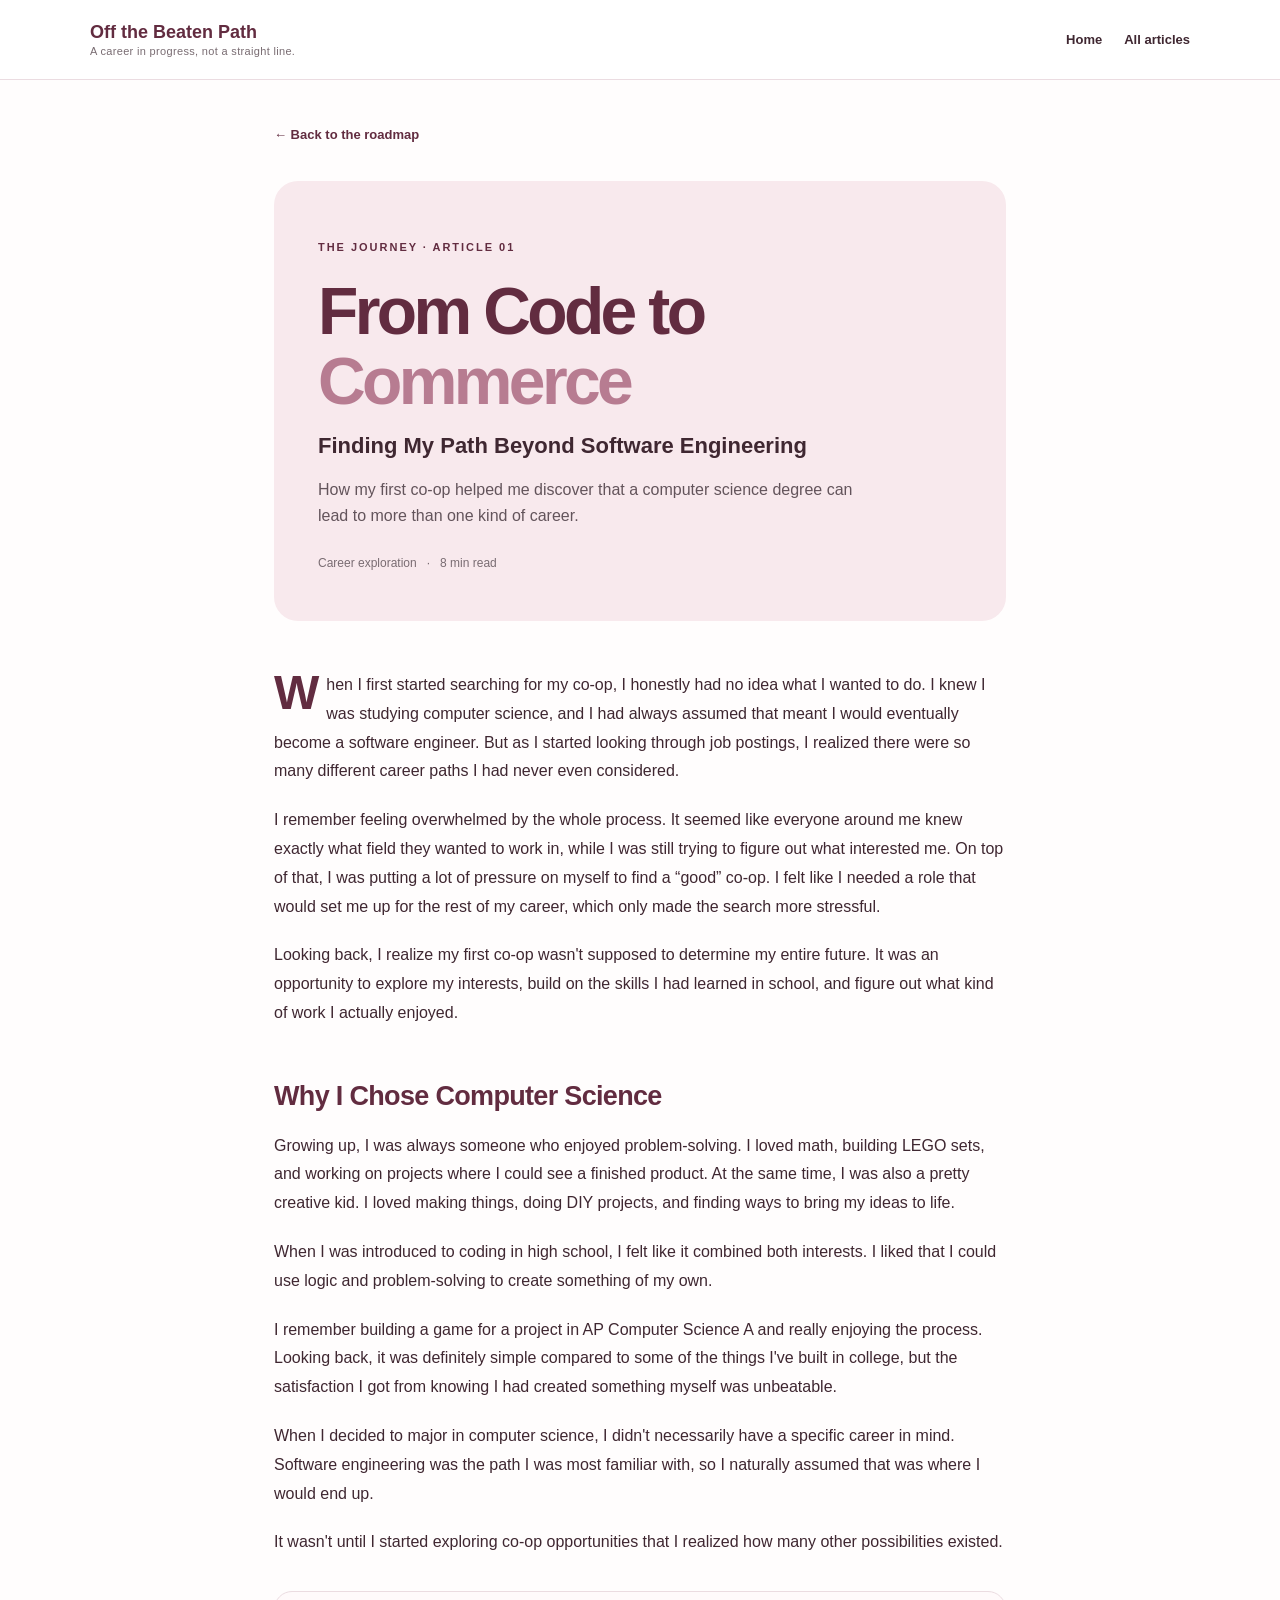
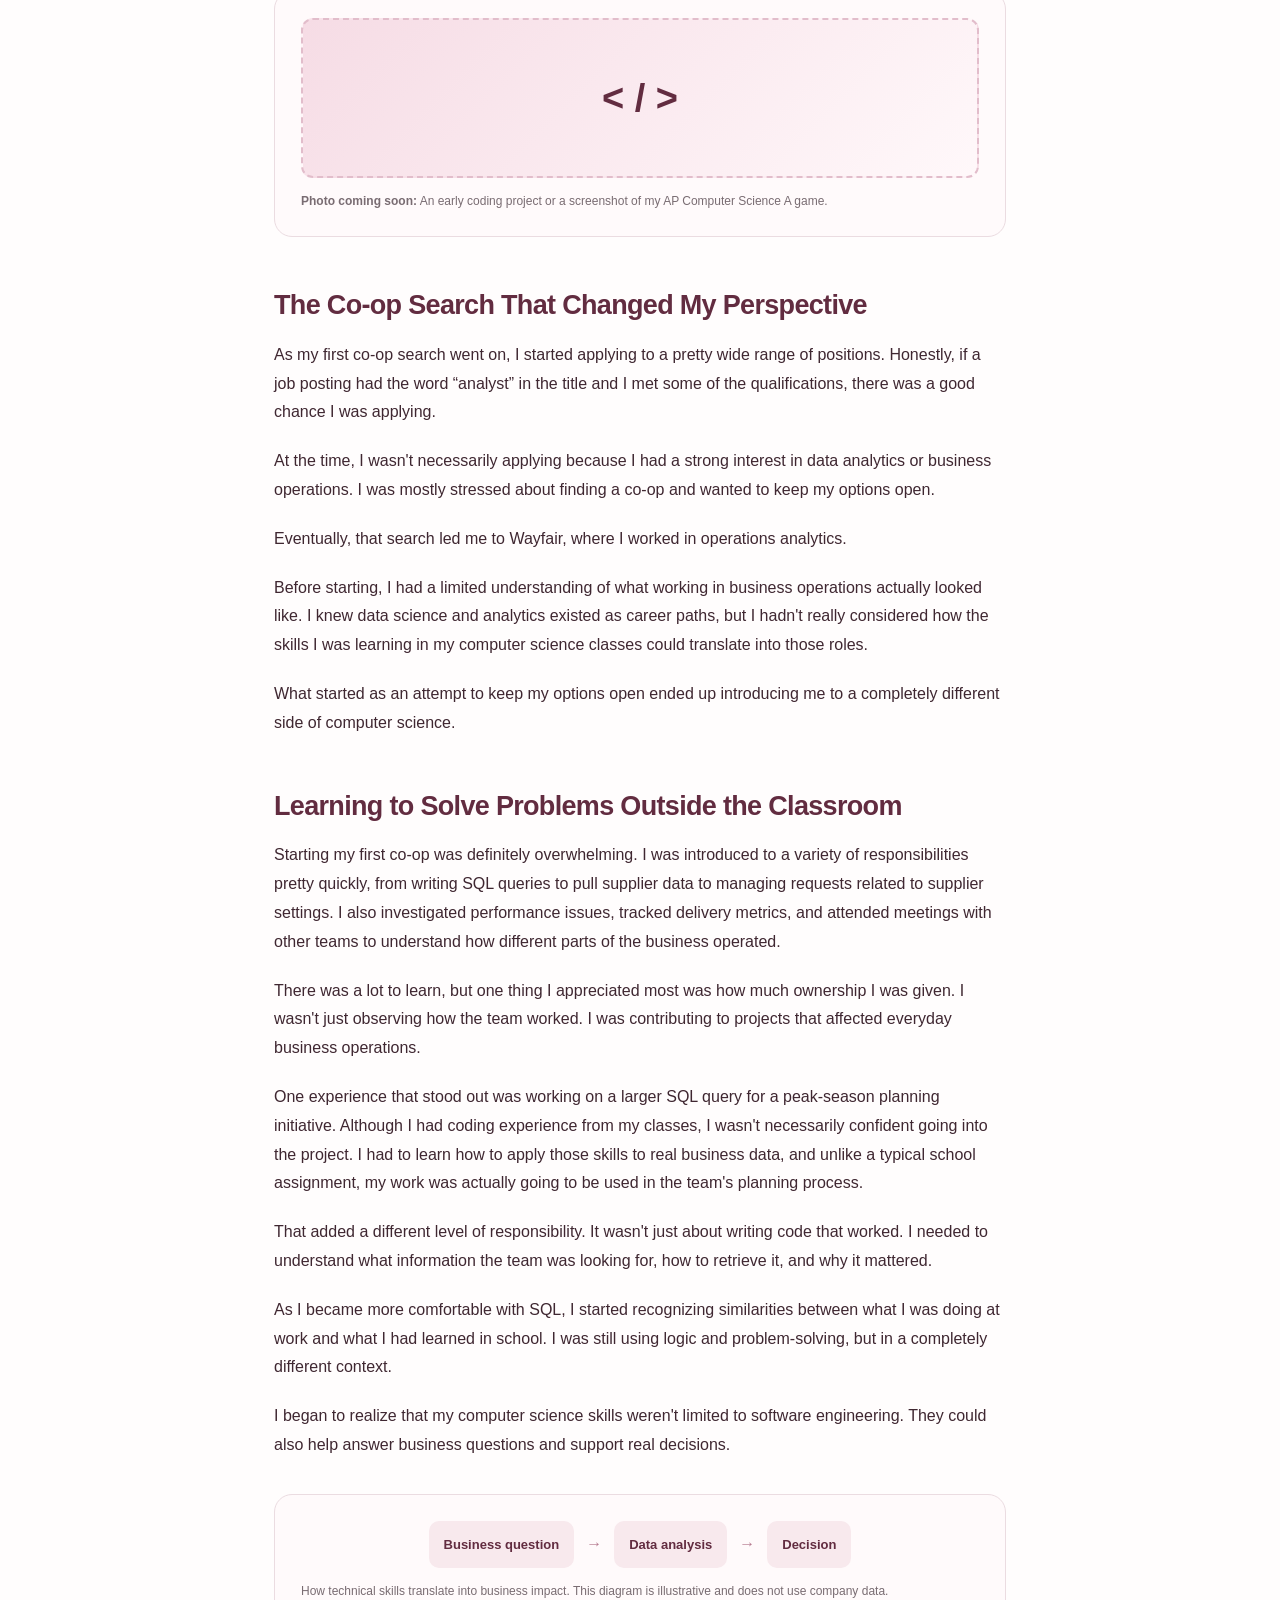
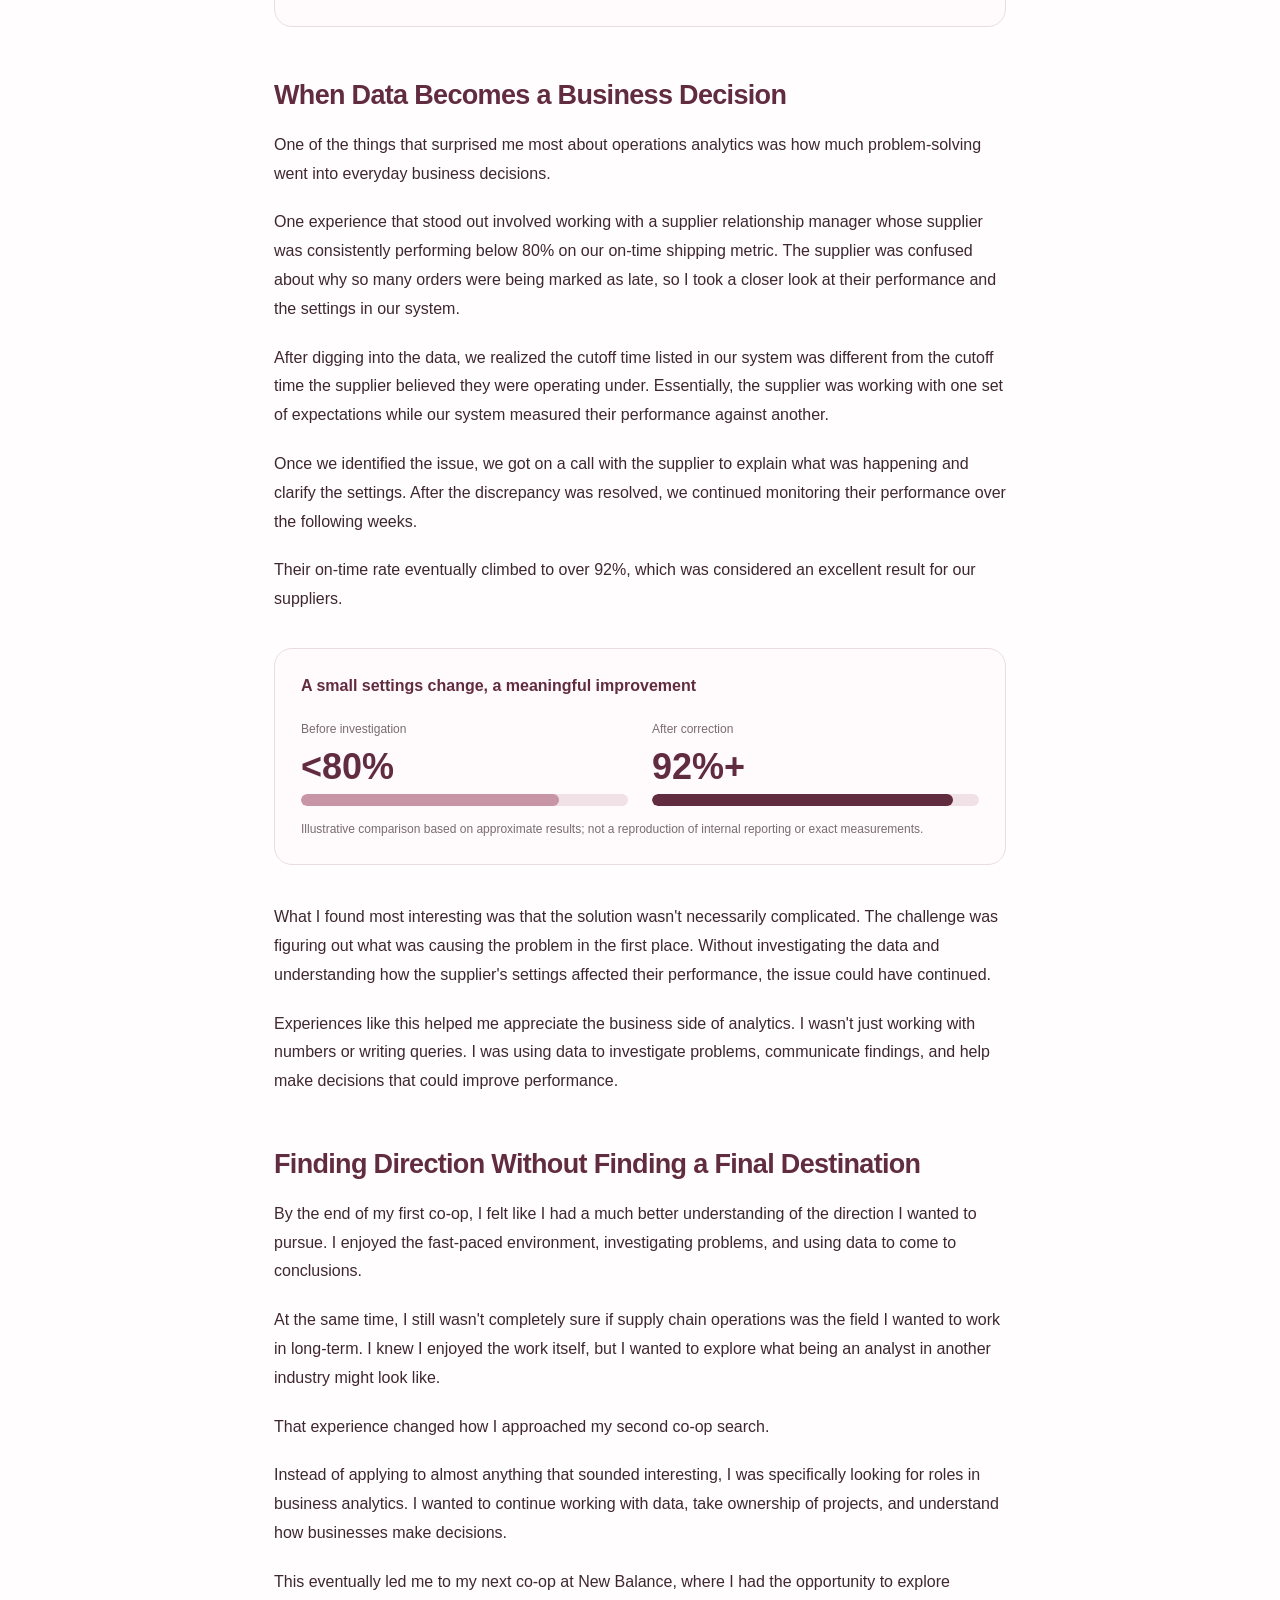
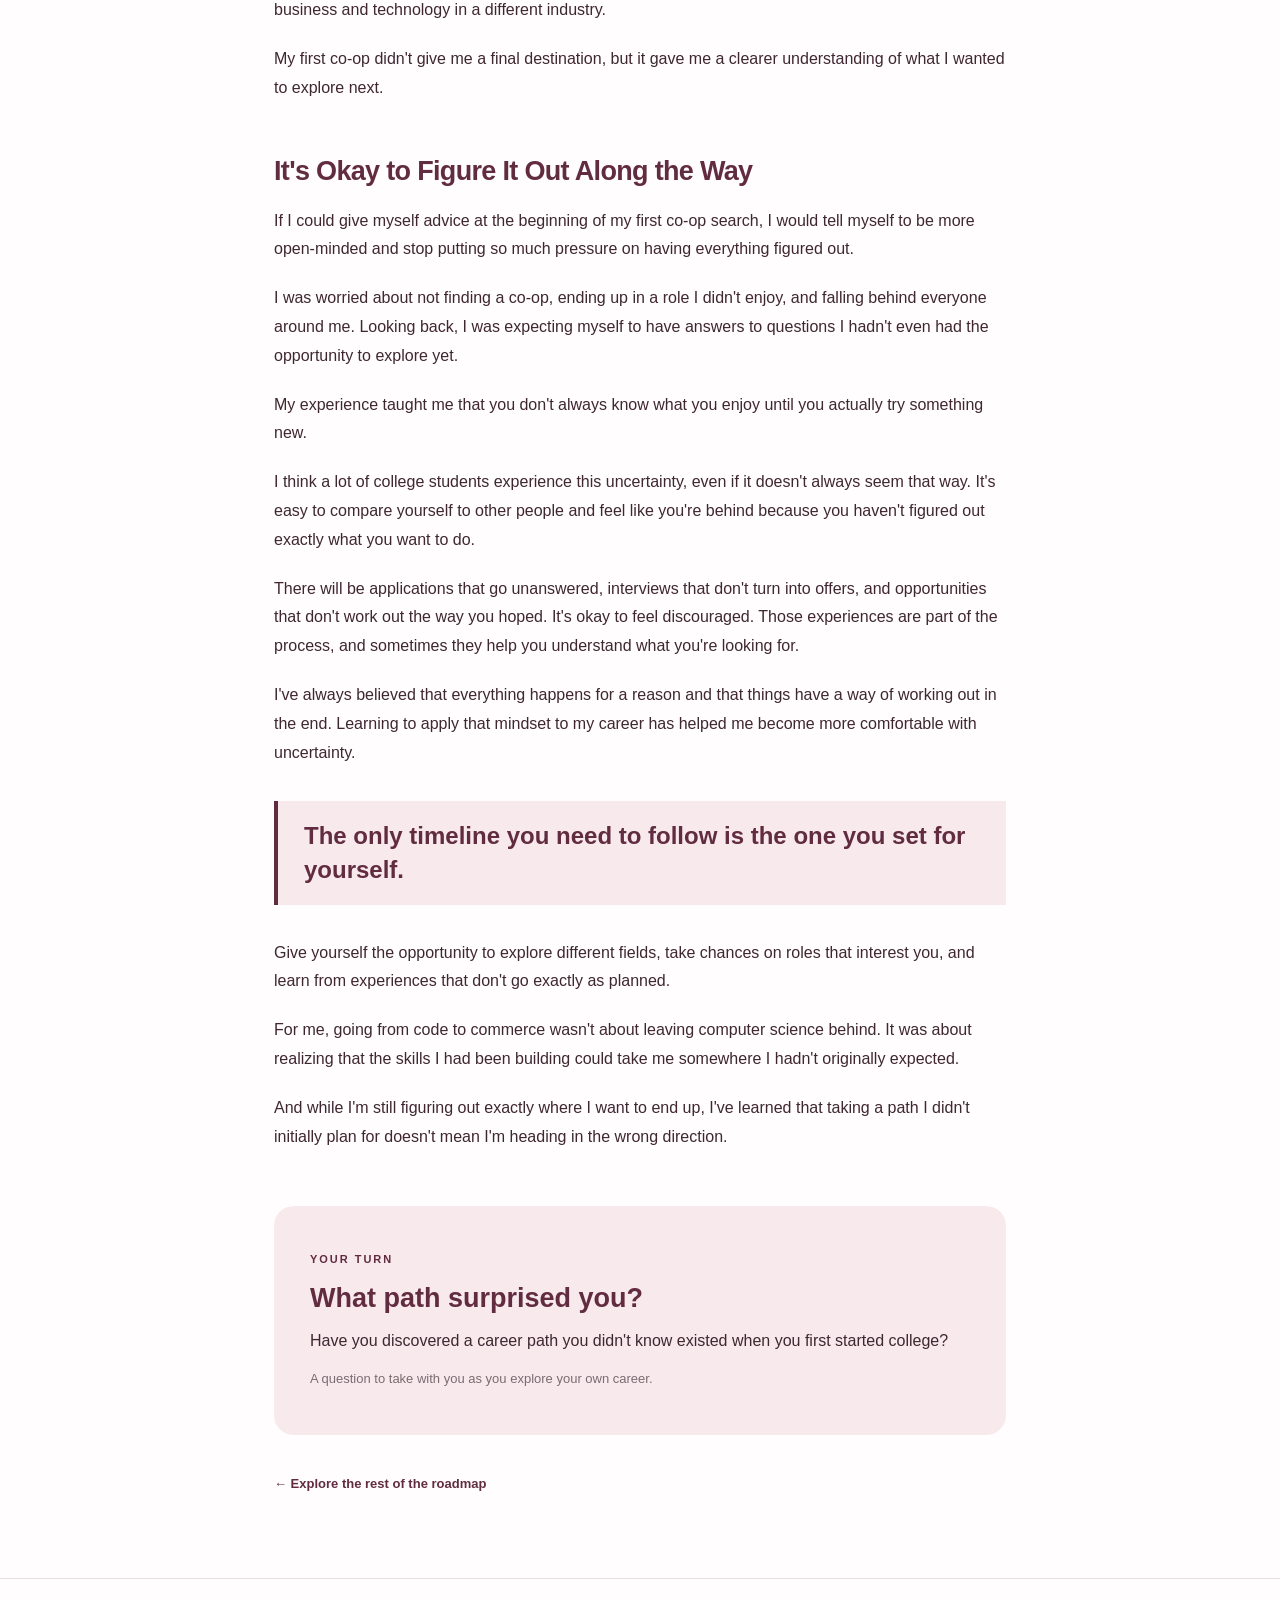
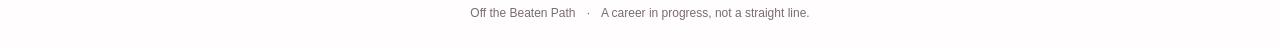
<file: articles/article1.html>
<!DOCTYPE html>
<html lang="en">
<head>
  <meta charset="UTF-8">
  <meta name="viewport" content="width=device-width, initial-scale=1.0">
  <meta name="description" content="How my first co-op helped me discover that a computer science degree can lead to more than one kind of career.">
  <title>From Code to Commerce | Off the Beaten Path</title>
  <link rel="stylesheet" href="article1.css">
</head>
<body>
  <div class="reading-progress" id="reading-progress" aria-hidden="true"></div>
  <header class="site-header">
    <a class="brand" href="index.html">Off the Beaten Path<span>A career in progress, not a straight line.</span></a>
    <nav aria-label="Main navigation"><a href="index.html">Home</a><a href="index.html#articles">All articles</a></nav>
  </header>
  <main>
    <article class="article-container">
      <a class="back-link" href="index.html">← Back to the roadmap</a>
      <header class="article-hero">
        <p class="eyebrow">THE JOURNEY · ARTICLE 01</p>
        <h1>From Code to <em>Commerce</em></h1>
        <p class="subtitle">Finding My Path Beyond Software Engineering</p>
        <p class="dek">How my first co-op helped me discover that a computer science degree can lead to more than one kind of career.</p>
        <div class="article-meta"><span>Career exploration</span><span aria-hidden="true">·</span><span id="read-time">6 min read</span></div>
      </header>
      <div class="article-body" id="article-body">
        <p class="lead">When I first started searching for my co-op, I honestly had no idea what I wanted to do. I knew I was studying computer science, and I had always assumed that meant I would eventually become a software engineer. But as I started looking through job postings, I realized there were so many different career paths I had never even considered.</p>
        <p>I remember feeling overwhelmed by the whole process. It seemed like everyone around me knew exactly what field they wanted to work in, while I was still trying to figure out what interested me. On top of that, I was putting a lot of pressure on myself to find a “good” co-op. I felt like I needed a role that would set me up for the rest of my career, which only made the search more stressful.</p>
        <p>Looking back, I realize my first co-op wasn't supposed to determine my entire future. It was an opportunity to explore my interests, build on the skills I had learned in school, and figure out what kind of work I actually enjoyed.</p>
        <h2>Why I Chose Computer Science</h2>
        <p>Growing up, I was always someone who enjoyed problem-solving. I loved math, building LEGO sets, and working on projects where I could see a finished product. At the same time, I was also a pretty creative kid. I loved making things, doing DIY projects, and finding ways to bring my ideas to life.</p>
        <p>When I was introduced to coding in high school, I felt like it combined both interests. I liked that I could use logic and problem-solving to create something of my own.</p>
        <p>I remember building a game for a project in AP Computer Science A and really enjoying the process. Looking back, it was definitely simple compared to some of the things I've built in college, but the satisfaction I got from knowing I had created something myself was unbeatable.</p>
        <p>When I decided to major in computer science, I didn't necessarily have a specific career in mind. Software engineering was the path I was most familiar with, so I naturally assumed that was where I would end up.</p>
        <p>It wasn't until I started exploring co-op opportunities that I realized how many other possibilities existed.</p>
        <figure class="media-placeholder"><div class="placeholder-art" aria-hidden="true">&lt; / &gt;</div><figcaption><strong>Photo coming soon:</strong> An early coding project or a screenshot of my AP Computer Science A game.</figcaption></figure>
        <h2>The Co-op Search That Changed My Perspective</h2>
        <p>As my first co-op search went on, I started applying to a pretty wide range of positions. Honestly, if a job posting had the word “analyst” in the title and I met some of the qualifications, there was a good chance I was applying.</p>
        <p>At the time, I wasn't necessarily applying because I had a strong interest in data analytics or business operations. I was mostly stressed about finding a co-op and wanted to keep my options open.</p>
        <p>Eventually, that search led me to Wayfair, where I worked in operations analytics.</p>
        <p>Before starting, I had a limited understanding of what working in business operations actually looked like. I knew data science and analytics existed as career paths, but I hadn't really considered how the skills I was learning in my computer science classes could translate into those roles.</p>
        <p>What started as an attempt to keep my options open ended up introducing me to a completely different side of computer science.</p>
        <h2>Learning to Solve Problems Outside the Classroom</h2>
        <p>Starting my first co-op was definitely overwhelming. I was introduced to a variety of responsibilities pretty quickly, from writing SQL queries to pull supplier data to managing requests related to supplier settings. I also investigated performance issues, tracked delivery metrics, and attended meetings with other teams to understand how different parts of the business operated.</p>
        <p>There was a lot to learn, but one thing I appreciated most was how much ownership I was given. I wasn't just observing how the team worked. I was contributing to projects that affected everyday business operations.</p>
        <p>One experience that stood out was working on a larger SQL query for a peak-season planning initiative. Although I had coding experience from my classes, I wasn't necessarily confident going into the project. I had to learn how to apply those skills to real business data, and unlike a typical school assignment, my work was actually going to be used in the team's planning process.</p>
        <p>That added a different level of responsibility. It wasn't just about writing code that worked. I needed to understand what information the team was looking for, how to retrieve it, and why it mattered.</p>
        <p>As I became more comfortable with SQL, I started recognizing similarities between what I was doing at work and what I had learned in school. I was still using logic and problem-solving, but in a completely different context.</p>
        <p>I began to realize that my computer science skills weren't limited to software engineering. They could also help answer business questions and support real decisions.</p>
        <figure class="process-figure"><div class="process-flow"><span>Business question</span><b aria-hidden="true">→</b><span>Data analysis</span><b aria-hidden="true">→</b><span>Decision</span></div><figcaption>How technical skills translate into business impact. This diagram is illustrative and does not use company data.</figcaption></figure>
        <h2>When Data Becomes a Business Decision</h2>
        <p>One of the things that surprised me most about operations analytics was how much problem-solving went into everyday business decisions.</p>
        <p>One experience that stood out involved working with a supplier relationship manager whose supplier was consistently performing below 80% on our on-time shipping metric. The supplier was confused about why so many orders were being marked as late, so I took a closer look at their performance and the settings in our system.</p>
        <p>After digging into the data, we realized the cutoff time listed in our system was different from the cutoff time the supplier believed they were operating under. Essentially, the supplier was working with one set of expectations while our system measured their performance against another.</p>
        <p>Once we identified the issue, we got on a call with the supplier to explain what was happening and clarify the settings. After the discrepancy was resolved, we continued monitoring their performance over the following weeks.</p>
        <p>Their on-time rate eventually climbed to over 92%, which was considered an excellent result for our suppliers.</p>
        <figure class="metric-figure"><p class="figure-title">A small settings change, a meaningful improvement</p><div class="metric-grid"><div><span class="metric-label">Before investigation</span><strong class="metric-value">&lt;80%</strong><div class="bar-track"><div class="bar bar-before"></div></div></div><div><span class="metric-label">After correction</span><strong class="metric-value">92%+</strong><div class="bar-track"><div class="bar bar-after"></div></div></div></div><figcaption>Illustrative comparison based on approximate results; not a reproduction of internal reporting or exact measurements.</figcaption></figure>
        <p>What I found most interesting was that the solution wasn't necessarily complicated. The challenge was figuring out what was causing the problem in the first place. Without investigating the data and understanding how the supplier's settings affected their performance, the issue could have continued.</p>
        <p>Experiences like this helped me appreciate the business side of analytics. I wasn't just working with numbers or writing queries. I was using data to investigate problems, communicate findings, and help make decisions that could improve performance.</p>
        <h2>Finding Direction Without Finding a Final Destination</h2>
        <p>By the end of my first co-op, I felt like I had a much better understanding of the direction I wanted to pursue. I enjoyed the fast-paced environment, investigating problems, and using data to come to conclusions.</p>
        <p>At the same time, I still wasn't completely sure if supply chain operations was the field I wanted to work in long-term. I knew I enjoyed the work itself, but I wanted to explore what being an analyst in another industry might look like.</p>
        <p>That experience changed how I approached my second co-op search.</p>
        <p>Instead of applying to almost anything that sounded interesting, I was specifically looking for roles in business analytics. I wanted to continue working with data, take ownership of projects, and understand how businesses make decisions.</p>
        <p>This eventually led me to my next co-op at New Balance, where I had the opportunity to explore business and technology in a different industry.</p>
        <p>My first co-op didn't give me a final destination, but it gave me a clearer understanding of what I wanted to explore next.</p>
        <h2>It's Okay to Figure It Out Along the Way</h2>
        <p>If I could give myself advice at the beginning of my first co-op search, I would tell myself to be more open-minded and stop putting so much pressure on having everything figured out.</p>
        <p>I was worried about not finding a co-op, ending up in a role I didn't enjoy, and falling behind everyone around me. Looking back, I was expecting myself to have answers to questions I hadn't even had the opportunity to explore yet.</p>
        <p>My experience taught me that you don't always know what you enjoy until you actually try something new.</p>
        <p>I think a lot of college students experience this uncertainty, even if it doesn't always seem that way. It's easy to compare yourself to other people and feel like you're behind because you haven't figured out exactly what you want to do.</p>
        <p>There will be applications that go unanswered, interviews that don't turn into offers, and opportunities that don't work out the way you hoped. It's okay to feel discouraged. Those experiences are part of the process, and sometimes they help you understand what you're looking for.</p>
        <p>I've always believed that everything happens for a reason and that things have a way of working out in the end. Learning to apply that mindset to my career has helped me become more comfortable with uncertainty.</p>
        <blockquote>The only timeline you need to follow is the one you set for yourself.</blockquote>
        <p>Give yourself the opportunity to explore different fields, take chances on roles that interest you, and learn from experiences that don't go exactly as planned.</p>
        <p>For me, going from code to commerce wasn't about leaving computer science behind. It was about realizing that the skills I had been building could take me somewhere I hadn't originally expected.</p>
        <p>And while I'm still figuring out exactly where I want to end up, I've learned that taking a path I didn't initially plan for doesn't mean I'm heading in the wrong direction.</p>
      </div>
      <aside class="reader-question"><p class="eyebrow">YOUR TURN</p><h2>What path surprised you?</h2><p>Have you discovered a career path you didn't know existed when you first started college?</p><p class="question-note">A question to take with you as you explore your own career.</p></aside>
      <footer class="article-footer"><a class="back-link" href="index.html">← Explore the rest of the roadmap</a></footer>
    </article>
  </main>
  <footer class="site-footer">Off the Beaten Path <span>·</span> A career in progress, not a straight line.</footer>
  <script>
    const progress = document.getElementById('reading-progress');
    function updateProgress() {
      const max = document.documentElement.scrollHeight - window.innerHeight;
      progress.style.width = `${max > 0 ? Math.min(100, window.scrollY / max * 100) : 0}%`;
    }
    window.addEventListener('scroll', updateProgress, { passive: true });
    window.addEventListener('resize', updateProgress);
    updateProgress();
    const articleText = document.getElementById('article-body').innerText;
    const words = articleText.trim().split(/\s+/).length;
    document.getElementById('read-time').textContent = `${Math.max(1, Math.ceil(words / 225))} min read`;
  </script>
</body>
</html>
</file>
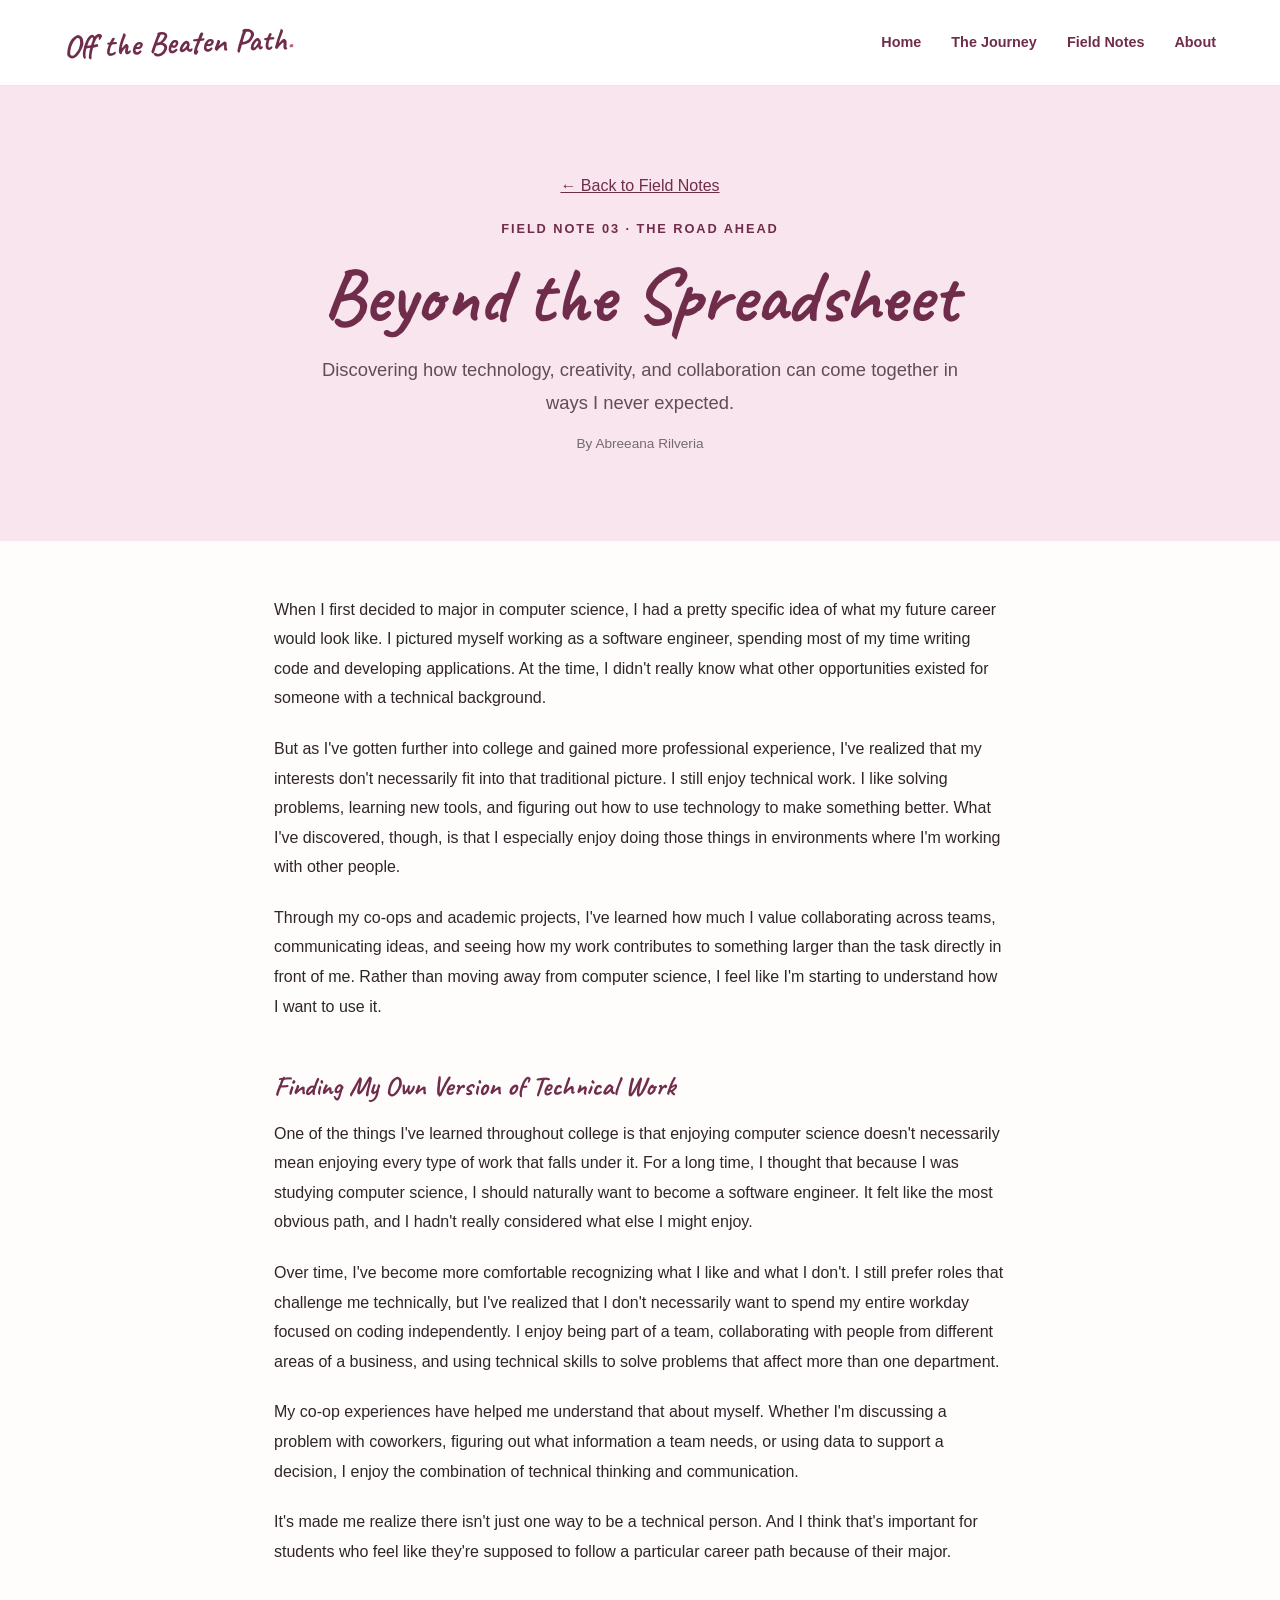
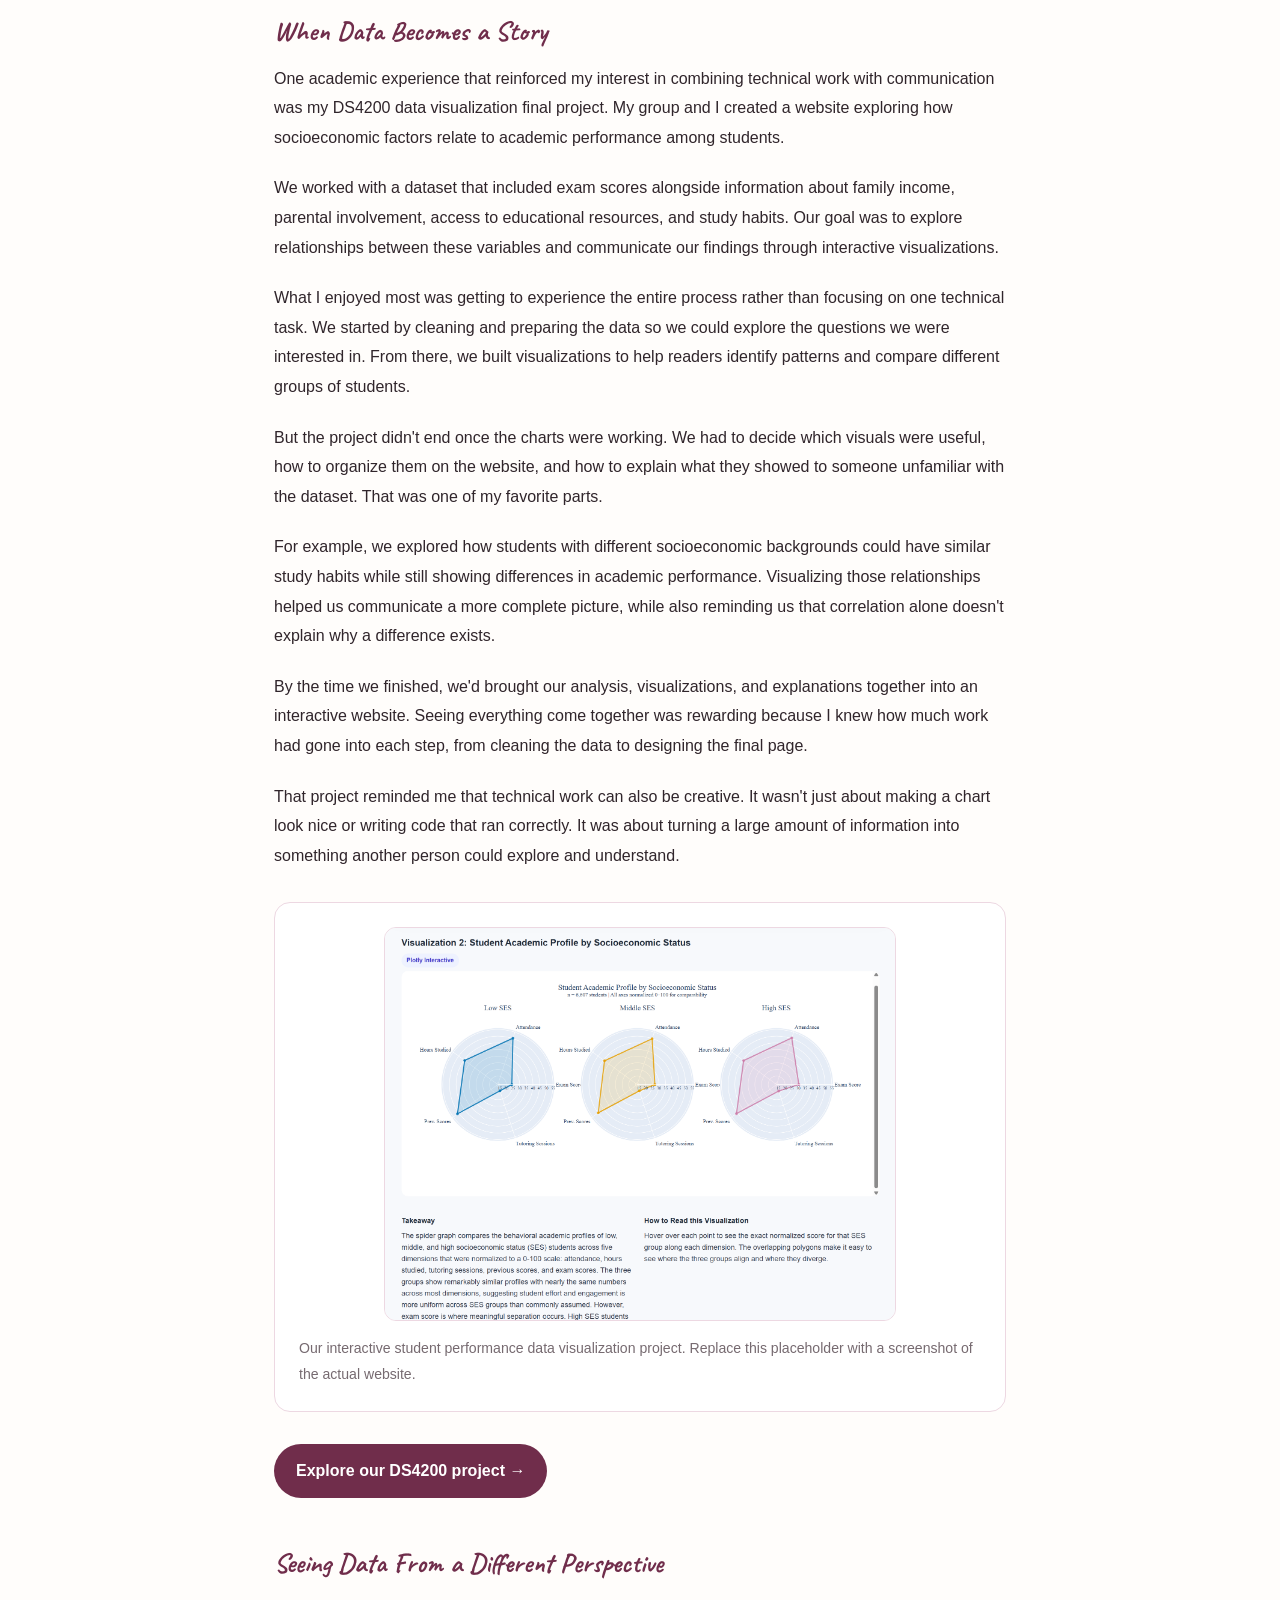
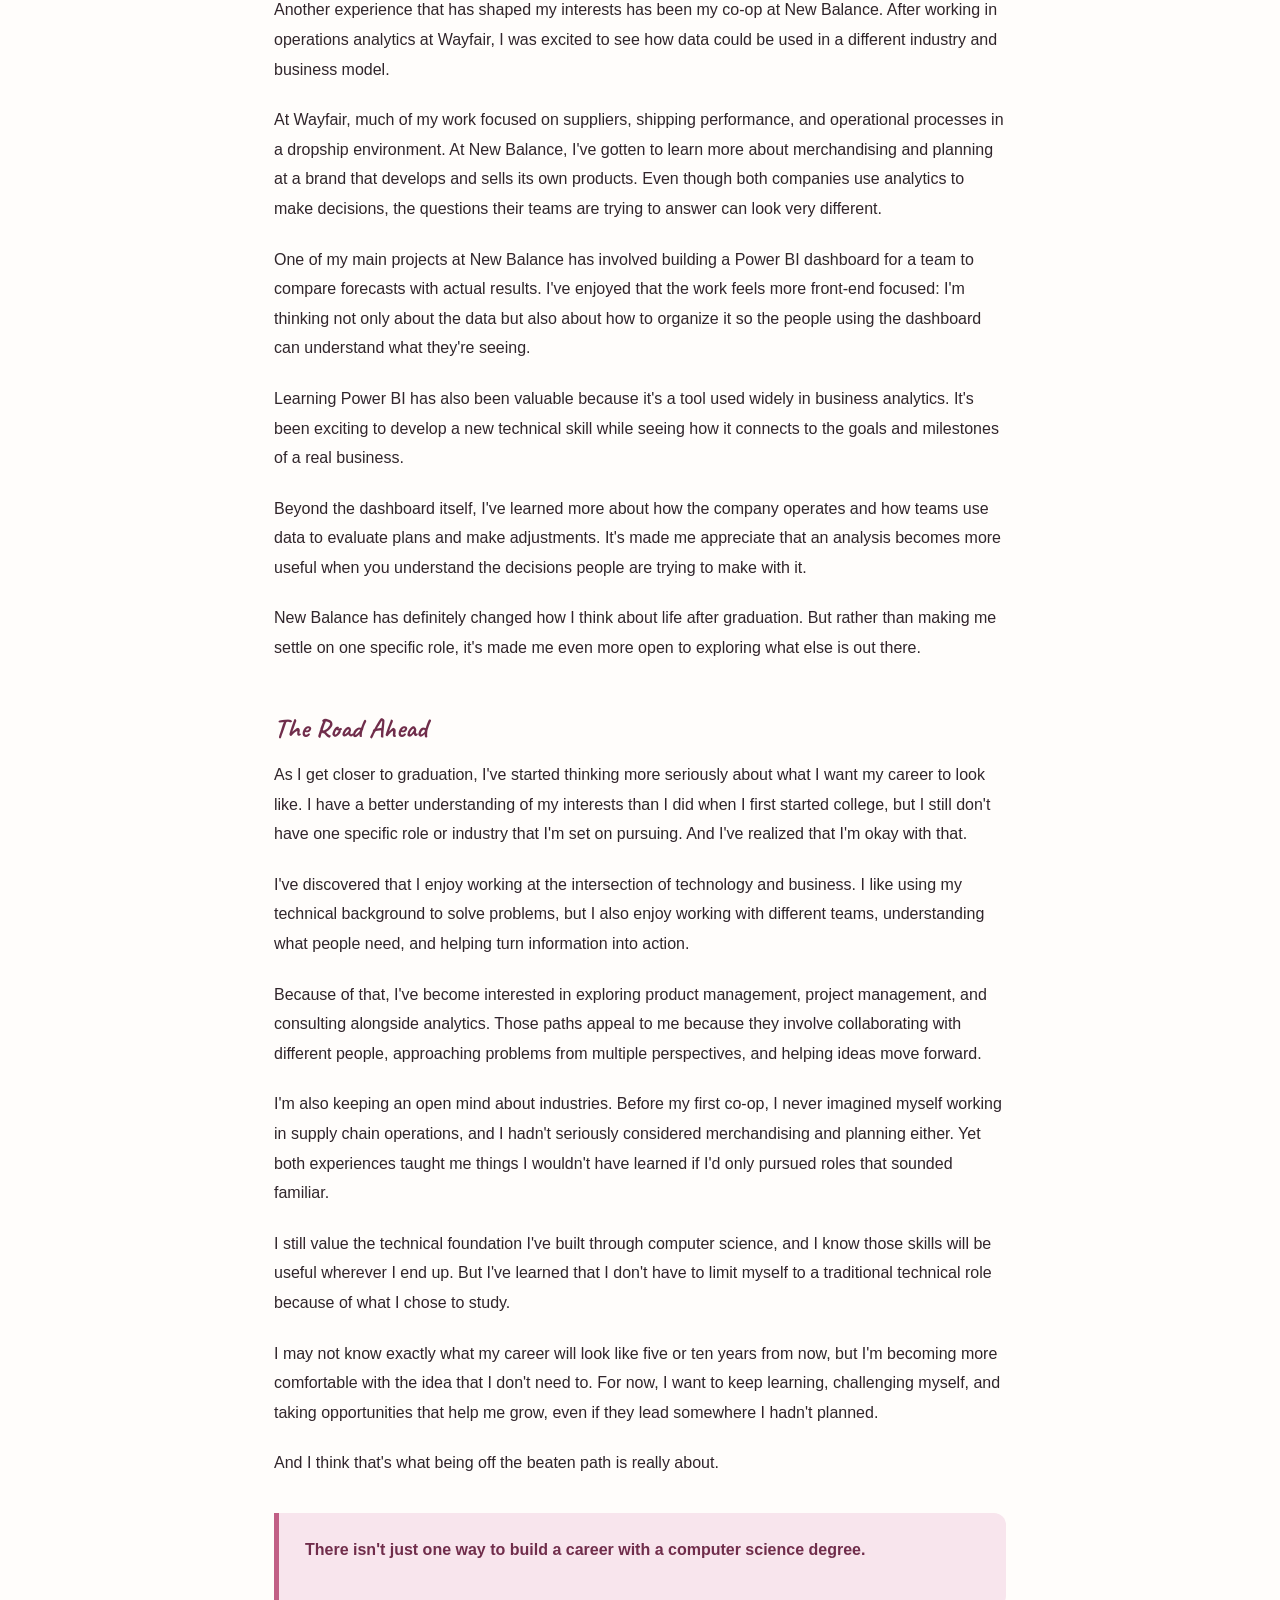
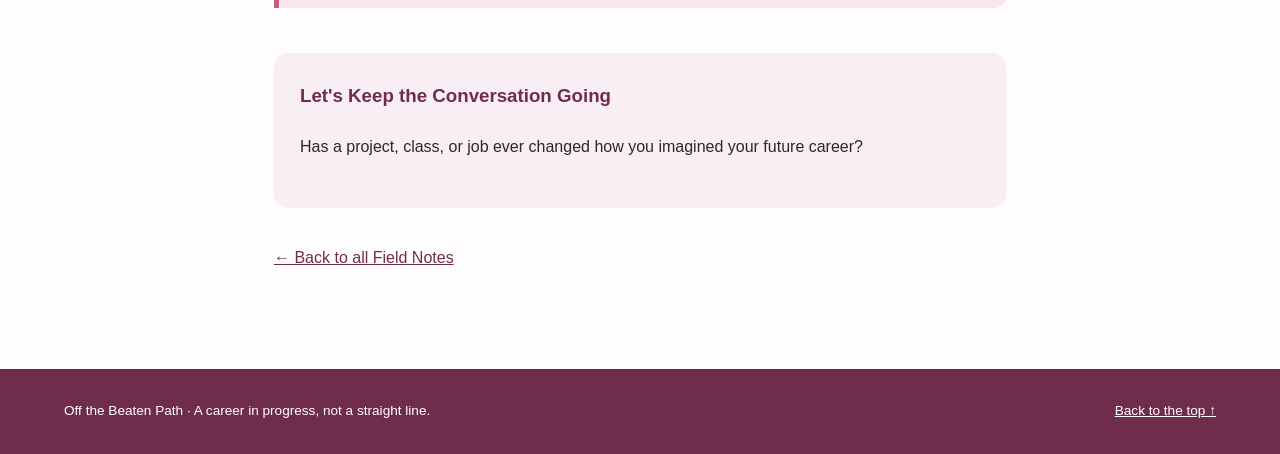
<file: articles/beyond-the-spreadsheet.html>
<!DOCTYPE html>
<html lang="en">
<head>
<meta charset="UTF-8">
<meta name="viewport" content="width=device-width, initial-scale=1.0">
<title>Beyond the Spreadsheet | Off the Beaten Path</title>
<link rel="stylesheet" href="../style.css">

<style>
:root {
    --pink: #F8E5ED;
    --rose: #C15F85;
    --burgundy: #702D4B;
    --background: #FFFDFB;
    --text: #30252B;
    --muted: #766A70;
}

* { box-sizing: border-box; }

body {
    margin: 0;
    background: var(--background);
    color: var(--text);
    font-family: Arial, Helvetica, sans-serif;
    line-height: 1.8;
}

a { color: var(--burgundy); }

.site-header {
    display: flex;
    align-items: center;
    justify-content: space-between;
    gap: 20px;
    padding: 22px 5%;
    background: white;
    border-bottom: 1px solid #f1e4e9;
}

.logo {
    font-weight: 800;
    text-decoration: none;
}

.logo span { color: var(--rose); }

nav {
    display: flex;
    gap: 20px;
    flex-wrap: wrap;
}

nav a {
    text-decoration: none;
    font-size: .9rem;
}

.article-hero {
    background: var(--pink);
    text-align: center;
    padding: 70px 20px;
}

.article-hero .inner {
    max-width: 840px;
    margin: auto;
}

.eyebrow {
    color: var(--burgundy);
    letter-spacing: .15em;
    font-size: .8rem;
    font-weight: bold;
}

h1 {
    color: var(--burgundy);
    font-size: clamp(2.3rem, 6vw, 4.3rem);
    line-height: 1.15;
}

.article-subtitle {
    max-width: 650px;
    margin: auto;
    color: #624c58;
    font-size: 1.15rem;
}

.article-meta {
    color: var(--muted);
    font-size: .85rem;
}

.article-content {
    max-width: 780px;
    margin: auto;
    padding: 54px 24px 75px;
}

.article-content p { margin-bottom: 21px; }

.article-content h2 {
    color: var(--burgundy);
    font-size: 1.7rem;
    line-height: 1.3;
    margin-top: 48px;
}

.article-media {
    margin: 32px 0;
    padding: 24px;
    border: 1px solid #edd8e2;
    border-radius: 16px;
}

.project-preview {
    border: 2px dashed #d9a3ba;
    background: #fff6f9;
    border-radius: 12px;
    padding: 42px 20px;
    text-align: center;
    color: var(--burgundy);
    font-weight: bold;
}

.project-image {
    width: 75%;
    max-width: 550px;
    height: auto;
    display: block;
    margin: 0 auto;
    border-radius: 12px;
    border: 1px solid #edd8e2;
}



.article-media figcaption {
    color: var(--muted);
    font-size: .88rem;
    margin-top: 14px;
}

.project-link {
    display: inline-block;
    background: var(--burgundy);
    color: white;
    text-decoration: none;
    border-radius: 50px;
    padding: 12px 22px;
    font-weight: bold;
}

.article-takeaway {
    border-left: 5px solid var(--rose);
    background: var(--pink);
    padding: 22px 26px;
    margin: 35px 0;
    border-radius: 0 12px 12px 0;
    font-weight: bold;
}

.reader-question {
    background: #f9eef3;
    padding: 26px;
    border-radius: 14px;
    margin-top: 45px;
}

.reader-question h3 {
    color: var(--burgundy);
    margin-top: 0;
}

footer {
    background: var(--burgundy);
    color: white;
    padding: 30px 5%;
    display: flex;
    justify-content: space-between;
    gap: 20px;
    flex-wrap: wrap;
}

footer a { color: white; }

@media (max-width: 650px) {
    .site-header {
        flex-direction: column;
        align-items: flex-start;
    }

    .article-hero { padding: 52px 20px; }
    .article-content { padding: 34px 20px; }
}
</style>
</head>

<body>

<header class="site-header">
    <a class="logo" href="../index.html">
        Off the Beaten Path<span>.</span>
    </a>

    <nav>
        <a href="../index.html#home">Home</a>
        <a href="../index.html#journey">The Journey</a>
        <a href="../index.html#articles">Field Notes</a>
        <a href="../index.html#about">About</a>
    </nav>
</header>

<main>

<section class="article-hero">
    <div class="inner">

        <p>
            <a href="../index.html#articles">
                &larr; Back to Field Notes
            </a>
        </p>

        <p class="eyebrow">
            FIELD NOTE 03 · THE ROAD AHEAD
        </p>

        <h1>Beyond the Spreadsheet</h1>

        <p class="article-subtitle">
            Discovering how technology, creativity,
            and collaboration can come together
            in ways I never expected.
        </p>

        <p class="article-meta">
            By Abreeana Rilveria
        </p>

    </div>
</section>

<article class="article-content">

<p>
When I first decided to major in computer science,
I had a pretty specific idea of what my future career
would look like. I pictured myself working as a
software engineer, spending most of my time writing
code and developing applications. At the time, I
didn't really know what other opportunities existed
for someone with a technical background.
</p>

<p>
But as I've gotten further into college and gained
more professional experience, I've realized that my
interests don't necessarily fit into that traditional
picture. I still enjoy technical work. I like solving
problems, learning new tools, and figuring out how
to use technology to make something better. What
I've discovered, though, is that I especially enjoy
doing those things in environments where I'm
working with other people.
</p>

<p>
Through my co-ops and academic projects, I've learned
how much I value collaborating across teams,
communicating ideas, and seeing how my work
contributes to something larger than the task
directly in front of me. Rather than moving away
from computer science, I feel like I'm starting
to understand how I want to use it.
</p>

<h2>Finding My Own Version of Technical Work</h2>

<p>
One of the things I've learned throughout college
is that enjoying computer science doesn't necessarily
mean enjoying every type of work that falls under it.
For a long time, I thought that because I was studying
computer science, I should naturally want to become
a software engineer. It felt like the most obvious
path, and I hadn't really considered what else
I might enjoy.
</p>

<p>
Over time, I've become more comfortable recognizing
what I like and what I don't. I still prefer roles
that challenge me technically, but I've realized
that I don't necessarily want to spend my entire
workday focused on coding independently. I enjoy
being part of a team, collaborating with people
from different areas of a business, and using
technical skills to solve problems that affect
more than one department.
</p>

<p>
My co-op experiences have helped me understand
that about myself. Whether I'm discussing a problem
with coworkers, figuring out what information a
team needs, or using data to support a decision,
I enjoy the combination of technical thinking
and communication.
</p>

<p>
It's made me realize there isn't just one way to
be a technical person. And I think that's important
for students who feel like they're supposed to
follow a particular career path because of
their major.
</p>

<h2>When Data Becomes a Story</h2>

<p>
One academic experience that reinforced my interest
in combining technical work with communication was
my DS4200 data visualization final project. My
group and I created a website exploring how
socioeconomic factors relate to academic
performance among students.
</p>

<p>
We worked with a dataset that included exam scores
alongside information about family income,
parental involvement, access to educational
resources, and study habits. Our goal was to
explore relationships between these variables
and communicate our findings through
interactive visualizations.
</p>

<p>
What I enjoyed most was getting to experience
the entire process rather than focusing on one
technical task. We started by cleaning and
preparing the data so we could explore the
questions we were interested in. From there,
we built visualizations to help readers identify
patterns and compare different groups of students.
</p>

<p>
But the project didn't end once the charts were
working. We had to decide which visuals were
useful, how to organize them on the website,
and how to explain what they showed to someone
unfamiliar with the dataset. That was one
of my favorite parts.
</p>

<p>
For example, we explored how students with different
socioeconomic backgrounds could have similar study
habits while still showing differences in academic
performance. Visualizing those relationships helped
us communicate a more complete picture, while also
reminding us that correlation alone doesn't explain
why a difference exists.
</p>

<p>
By the time we finished, we'd brought our analysis,
visualizations, and explanations together into an
interactive website. Seeing everything come
together was rewarding because I knew how much
work had gone into each step, from cleaning
the data to designing the final page.
</p>

<p>
That project reminded me that technical work can
also be creative. It wasn't just about making
a chart look nice or writing code that ran
correctly. It was about turning a large amount
of information into something another person
could explore and understand.
</p>

<!-- DS4200 PROJECT SCREENSHOT -->

<figure class="article-media">

   
<img
    src="../images/ds4200-project.png"
    alt="Screenshot of our DS4200 student performance data visualization project"
    class="project-image"
>


    <figcaption>
        Our interactive student performance data
        visualization project. Replace this
        placeholder with a screenshot of
        the actual website.
    </figcaption>

</figure>

<p>
    <a class="project-link"
       href="https://rilveriaabreeana.github.io/ds4200-finalproject/"
       target="_blank"
       rel="noopener noreferrer">
        Explore our DS4200 project &rarr;
    </a>
</p>

<h2>Seeing Data From a Different Perspective</h2>

<p>
Another experience that has shaped my interests
has been my co-op at New Balance. After working
in operations analytics at Wayfair, I was excited
to see how data could be used in a different
industry and business model.
</p>

<p>
At Wayfair, much of my work focused on suppliers,
shipping performance, and operational processes
in a dropship environment. At New Balance, I've
gotten to learn more about merchandising and
planning at a brand that develops and sells its
own products. Even though both companies use
analytics to make decisions, the questions their
teams are trying to answer can look very different.
</p>

<p>
One of my main projects at New Balance has involved
building a Power BI dashboard for a team to compare
forecasts with actual results. I've enjoyed that
the work feels more front-end focused: I'm thinking
not only about the data but also about how to
organize it so the people using the dashboard
can understand what they're seeing.
</p>

<p>
Learning Power BI has also been valuable because
it's a tool used widely in business analytics.
It's been exciting to develop a new technical
skill while seeing how it connects to the
goals and milestones of a real business.
</p>

<p>
Beyond the dashboard itself, I've learned more
about how the company operates and how teams use
data to evaluate plans and make adjustments.
It's made me appreciate that an analysis becomes
more useful when you understand the decisions
people are trying to make with it.
</p>

<p>
New Balance has definitely changed how I think
about life after graduation. But rather than
making me settle on one specific role, it's
made me even more open to exploring what
else is out there.
</p>

<h2>The Road Ahead</h2>

<p>
As I get closer to graduation, I've started
thinking more seriously about what I want
my career to look like. I have a better
understanding of my interests than I did
when I first started college, but I still
don't have one specific role or industry
that I'm set on pursuing. And I've realized
that I'm okay with that.
</p>

<p>
I've discovered that I enjoy working at the
intersection of technology and business.
I like using my technical background to
solve problems, but I also enjoy working
with different teams, understanding what
people need, and helping turn information
into action.
</p>

<p>
Because of that, I've become interested
in exploring product management, project
management, and consulting alongside
analytics. Those paths appeal to me because
they involve collaborating with different
people, approaching problems from multiple
perspectives, and helping ideas move forward.
</p>

<p>
I'm also keeping an open mind about industries.
Before my first co-op, I never imagined myself
working in supply chain operations, and I
hadn't seriously considered merchandising
and planning either. Yet both experiences
taught me things I wouldn't have learned
if I'd only pursued roles that sounded familiar.
</p>

<p>
I still value the technical foundation I've
built through computer science, and I know
those skills will be useful wherever I end up.
But I've learned that I don't have to limit
myself to a traditional technical role because
of what I chose to study.
</p>

<p>
I may not know exactly what my career will
look like five or ten years from now, but
I'm becoming more comfortable with the idea
that I don't need to. For now, I want to keep
learning, challenging myself, and taking
opportunities that help me grow, even if
they lead somewhere I hadn't planned.
</p>

<p>
And I think that's what being off the beaten
path is really about.
</p>

<div class="article-takeaway">
    <p>
        There isn't just one way to build a
        career with a computer science degree.
    </p>
</div>

<aside class="reader-question">
    <h3>Let's Keep the Conversation Going</h3>
    <p>
        Has a project, class, or job ever changed
        how you imagined your future career?
    </p>
</aside>

<p>
    <a href="../index.html#articles">
        &larr; Back to all Field Notes
    </a>
</p>

</article>
</main>

<footer>
    <span>
        Off the Beaten Path · A career in progress,
        not a straight line.
    </span>

    <a href="../index.html#home">
        Back to the top &uarr;
    </a>
</footer>

</body>
</html>
</file>
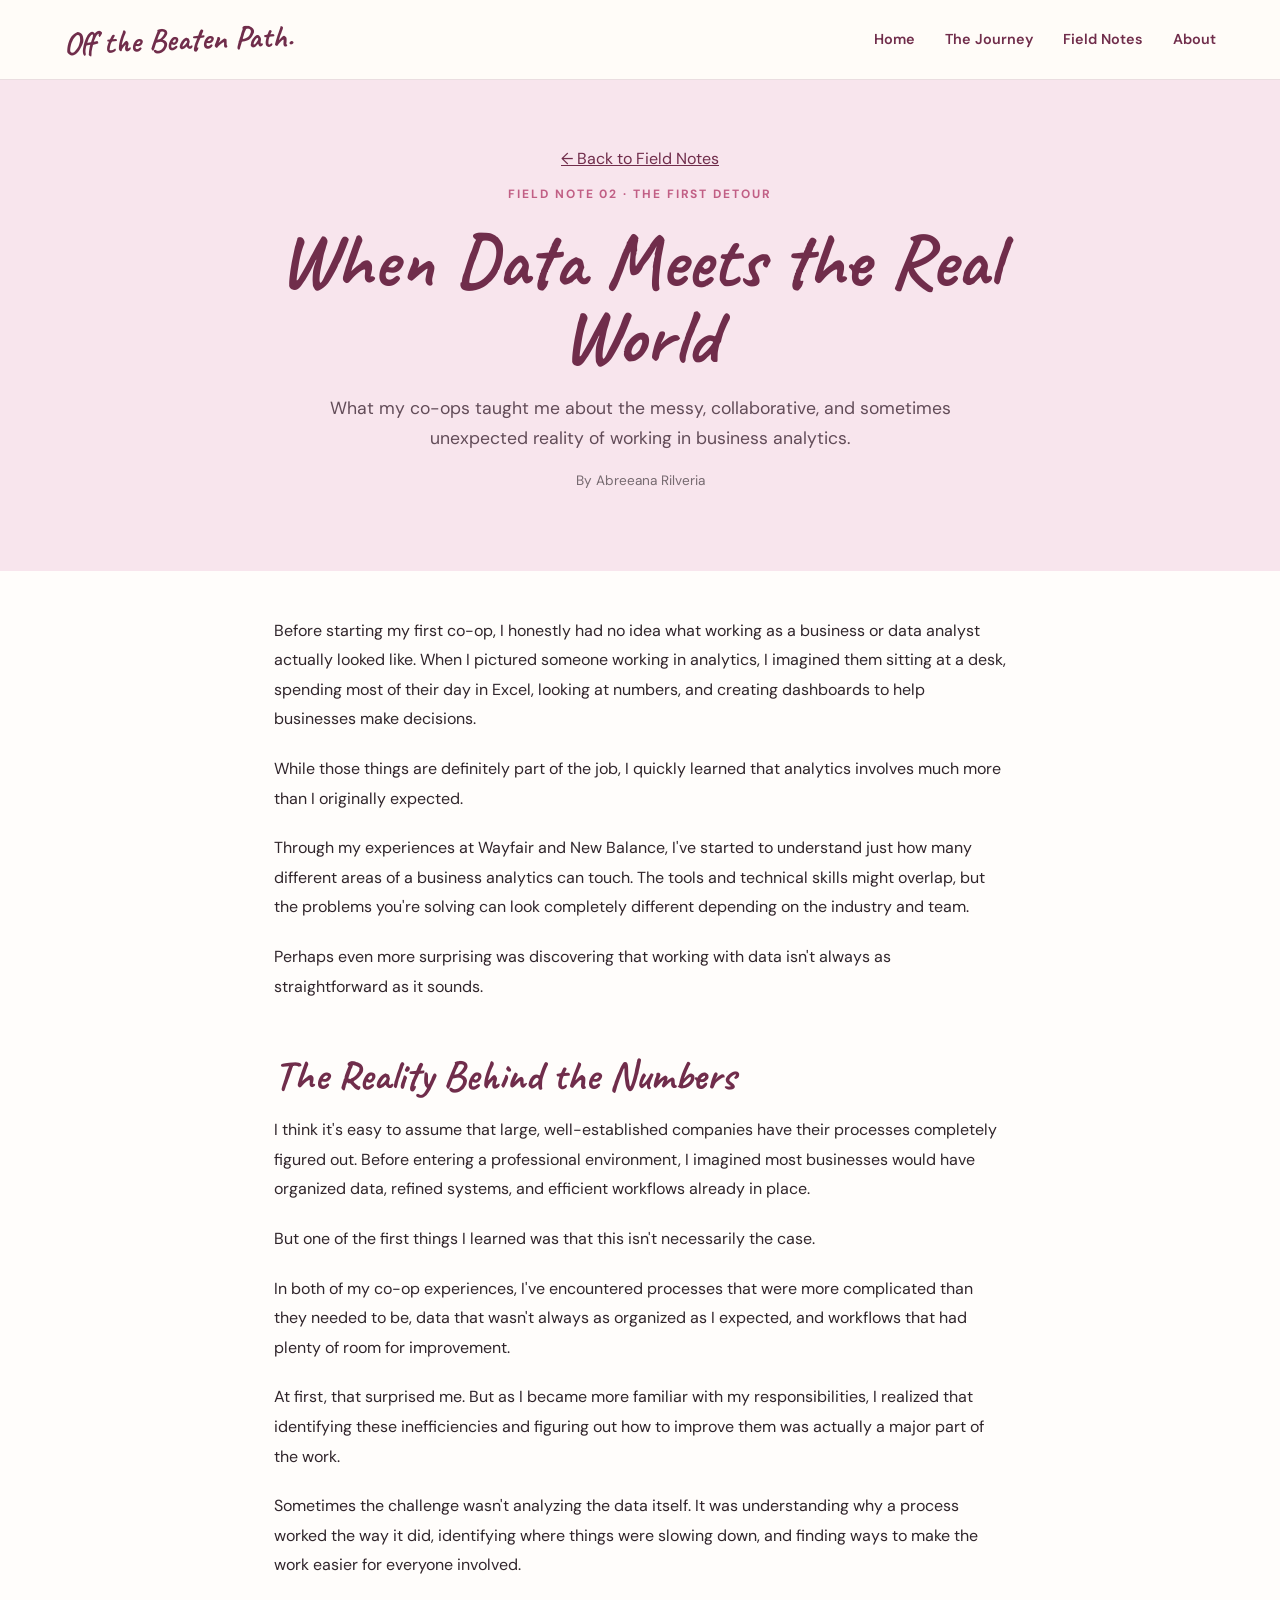
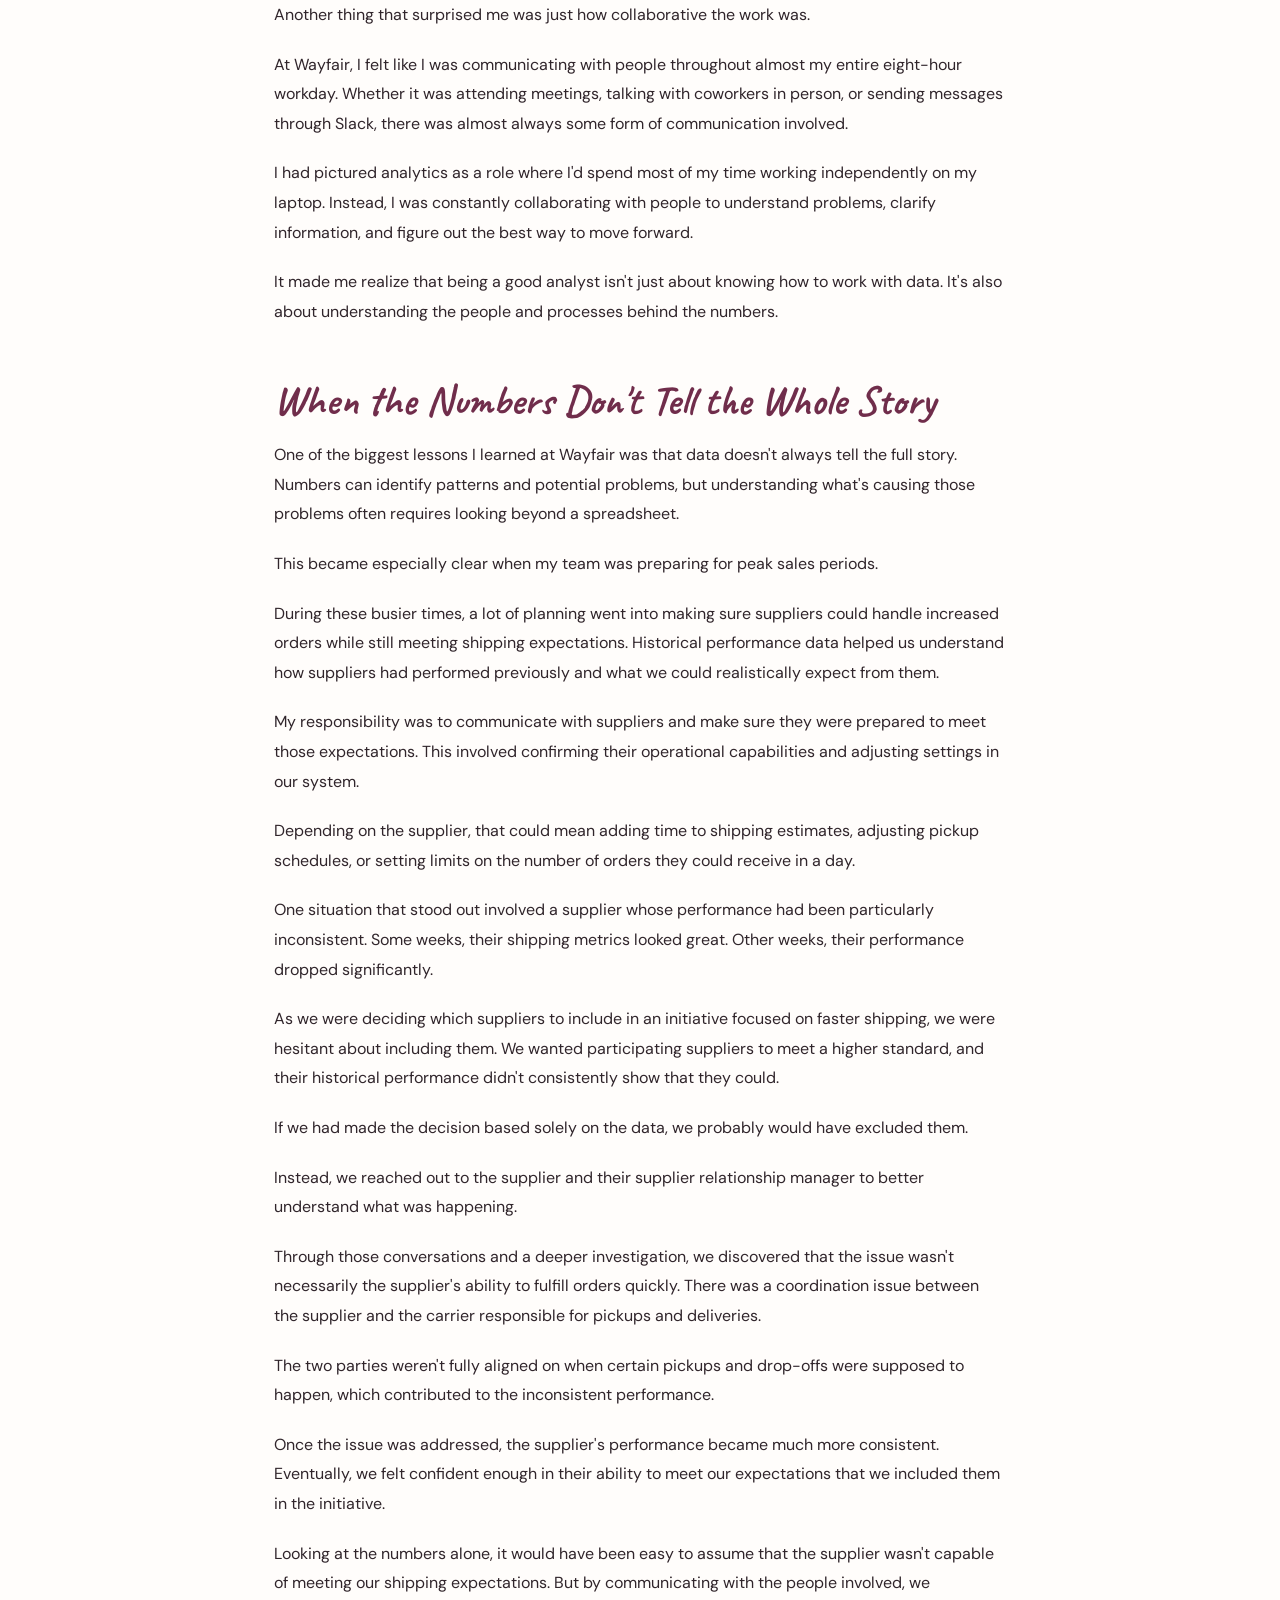
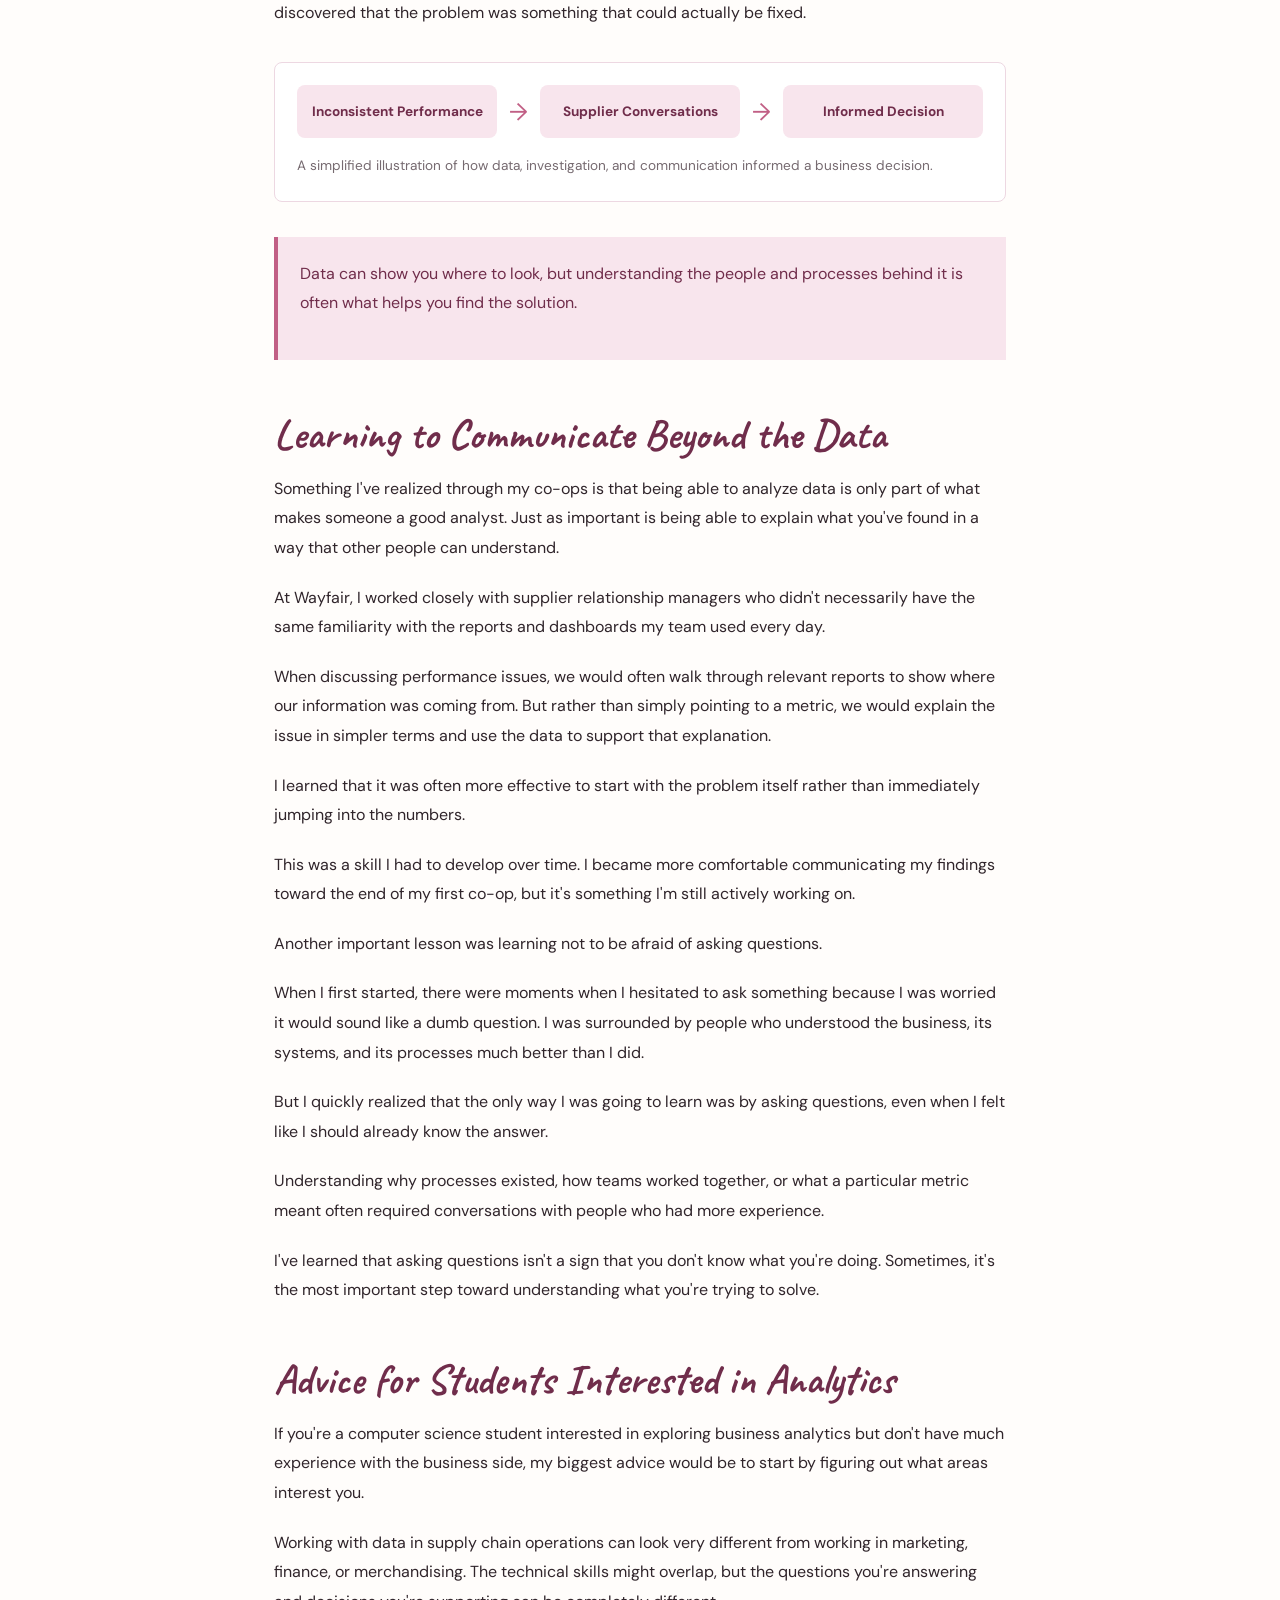
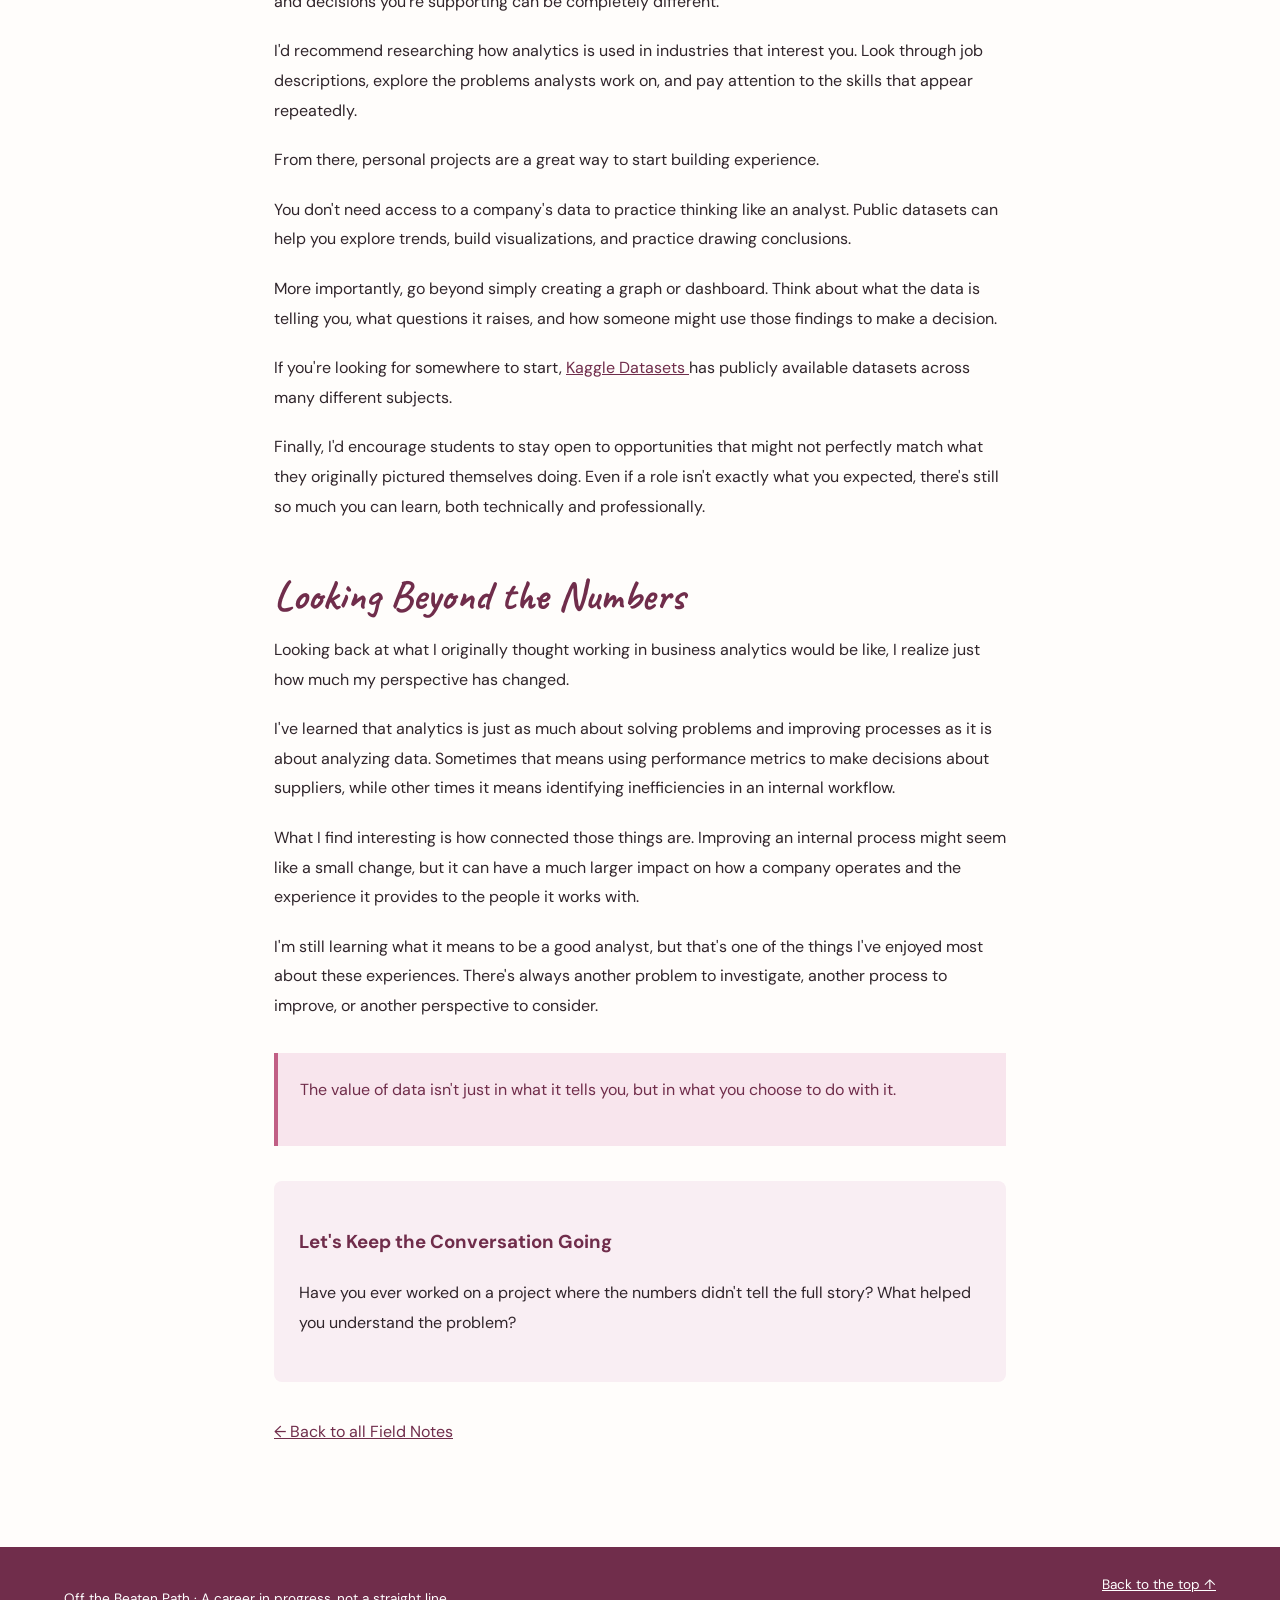
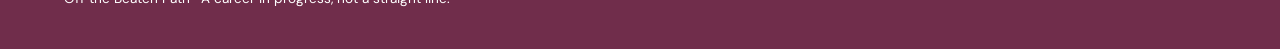
<file: articles/data-in-the-real-world.html>
<!DOCTYPE html>
<html lang="en">
<head>
    <meta charset="UTF-8">
    <meta name="viewport" content="width=device-width, initial-scale=1.0">

    <title>When Data Meets the Real World | Off the Beaten Path</title>

    <meta name="description"
          content="What my co-ops taught me about the reality of working in business analytics.">

    <link rel="stylesheet" href="../style.css">
</head>

<body>

    <!-- NAVIGATION -->

    <header class="site-header">
        <a class="logo" href="../index.html">
            Off the Beaten Path<span>.</span>
        </a>

        <nav aria-label="Main navigation">
            <a href="../index.html#home">Home</a>
            <a href="../index.html#journey">The Journey</a>
            <a href="../index.html#articles">Field Notes</a>
            <a href="../index.html#about">About</a>
        </nav>
    </header>

    <main>

        <!-- ARTICLE HEADER -->

        <section class="article-hero">

            <a class="back-link" href="../index.html#articles">
                &larr; Back to Field Notes
            </a>

            <p class="eyebrow">
                FIELD NOTE 02 · THE FIRST DETOUR
            </p>

            <h1>When Data Meets the Real World</h1>

            <p class="article-subtitle">
                What my co-ops taught me about the messy,
                collaborative, and sometimes unexpected
                reality of working in business analytics.
            </p>

            <p class="article-meta">
                By Abreeana Rilveria
            </p>

        </section>

        <!-- ARTICLE CONTENT -->

        <article class="article-content">

            <p>
                Before starting my first co-op, I honestly
                had no idea what working as a business or
                data analyst actually looked like. When I
                pictured someone working in analytics, I
                imagined them sitting at a desk, spending
                most of their day in Excel, looking at
                numbers, and creating dashboards to help
                businesses make decisions.
            </p>

            <p>
                While those things are definitely part of
                the job, I quickly learned that analytics
                involves much more than I originally expected.
            </p>

            <p>
                Through my experiences at Wayfair and New
                Balance, I've started to understand just
                how many different areas of a business
                analytics can touch. The tools and technical
                skills might overlap, but the problems
                you're solving can look completely different
                depending on the industry and team.
            </p>

            <p>
                Perhaps even more surprising was discovering
                that working with data isn't always as
                straightforward as it sounds.
            </p>

            <!-- SECTION 1 -->

            <h2>The Reality Behind the Numbers</h2>

            <p>
                I think it's easy to assume that large,
                well-established companies have their
                processes completely figured out. Before
                entering a professional environment, I
                imagined most businesses would have organized
                data, refined systems, and efficient workflows
                already in place.
            </p>

            <p>
                But one of the first things I learned was
                that this isn't necessarily the case.
            </p>

            <p>
                In both of my co-op experiences, I've
                encountered processes that were more
                complicated than they needed to be, data
                that wasn't always as organized as I
                expected, and workflows that had plenty
                of room for improvement.
            </p>

            <p>
                At first, that surprised me. But as I
                became more familiar with my responsibilities,
                I realized that identifying these
                inefficiencies and figuring out how to
                improve them was actually a major part
                of the work.
            </p>

            <p>
                Sometimes the challenge wasn't analyzing
                the data itself. It was understanding why
                a process worked the way it did, identifying
                where things were slowing down, and finding
                ways to make the work easier for everyone
                involved.
            </p>

            <p>
                Another thing that surprised me was just
                how collaborative the work was.
            </p>

            <p>
                At Wayfair, I felt like I was communicating
                with people throughout almost my entire
                eight-hour workday. Whether it was attending
                meetings, talking with coworkers in person,
                or sending messages through Slack, there
                was almost always some form of communication
                involved.
            </p>

            <p>
                I had pictured analytics as a role where
                I'd spend most of my time working independently
                on my laptop. Instead, I was constantly
                collaborating with people to understand
                problems, clarify information, and figure
                out the best way to move forward.
            </p>

            <p>
                It made me realize that being a good analyst
                isn't just about knowing how to work with
                data. It's also about understanding the
                people and processes behind the numbers.
            </p>

            <!-- SECTION 2 -->

            <h2>When the Numbers Don't Tell the Whole Story</h2>

            <p>
                One of the biggest lessons I learned at
                Wayfair was that data doesn't always tell
                the full story. Numbers can identify patterns
                and potential problems, but understanding
                what's causing those problems often requires
                looking beyond a spreadsheet.
            </p>

            <p>
                This became especially clear when my team
                was preparing for peak sales periods.
            </p>

            <p>
                During these busier times, a lot of planning
                went into making sure suppliers could handle
                increased orders while still meeting shipping
                expectations. Historical performance data
                helped us understand how suppliers had
                performed previously and what we could
                realistically expect from them.
            </p>

            <p>
                My responsibility was to communicate with
                suppliers and make sure they were prepared
                to meet those expectations. This involved
                confirming their operational capabilities
                and adjusting settings in our system.
            </p>

            <p>
                Depending on the supplier, that could mean
                adding time to shipping estimates, adjusting
                pickup schedules, or setting limits on the
                number of orders they could receive in a day.
            </p>

            <p>
                One situation that stood out involved a
                supplier whose performance had been
                particularly inconsistent. Some weeks,
                their shipping metrics looked great.
                Other weeks, their performance dropped
                significantly.
            </p>

            <p>
                As we were deciding which suppliers to
                include in an initiative focused on faster
                shipping, we were hesitant about including
                them. We wanted participating suppliers
                to meet a higher standard, and their
                historical performance didn't consistently
                show that they could.
            </p>

            <p>
                If we had made the decision based solely
                on the data, we probably would have
                excluded them.
            </p>

            <p>
                Instead, we reached out to the supplier
                and their supplier relationship manager
                to better understand what was happening.
            </p>

            <p>
                Through those conversations and a deeper
                investigation, we discovered that the
                issue wasn't necessarily the supplier's
                ability to fulfill orders quickly.
                There was a coordination issue between
                the supplier and the carrier responsible
                for pickups and deliveries.
            </p>

            <p>
                The two parties weren't fully aligned on
                when certain pickups and drop-offs were
                supposed to happen, which contributed
                to the inconsistent performance.
            </p>

            <p>
                Once the issue was addressed, the supplier's
                performance became much more consistent.
                Eventually, we felt confident enough in
                their ability to meet our expectations
                that we included them in the initiative.
            </p>

            <p>
                Looking at the numbers alone, it would
                have been easy to assume that the supplier
                wasn't capable of meeting our shipping
                expectations. But by communicating with
                the people involved, we discovered that
                the problem was something that could
                actually be fixed.
            </p>

            <!-- VISUAL FLOWCHART -->

            <figure class="article-media">

                <div class="process-diagram"
                     role="img"
                     aria-label="Inconsistent supplier performance led to investigation, identification of a coordination issue, and an informed decision">

                    <div class="process-step">
                        Inconsistent Performance
                    </div>

                    <span class="process-arrow"
                          aria-hidden="true">
                        &rarr;
                    </span>

                    <div class="process-step">
                        Supplier Conversations
                    </div>

                    <span class="process-arrow"
                          aria-hidden="true">
                        &rarr;
                    </span>

                    <div class="process-step">
                        Informed Decision
                    </div>

                </div>

                <figcaption>
                    A simplified illustration of how data,
                    investigation, and communication
                    informed a business decision.
                </figcaption>

            </figure>

            <div class="article-takeaway">
                <p>
                    Data can show you where to look, but
                    understanding the people and processes
                    behind it is often what helps you
                    find the solution.
                </p>
            </div>

            <!-- SECTION 3 -->

            <h2>Learning to Communicate Beyond the Data</h2>

            <p>
                Something I've realized through my co-ops
                is that being able to analyze data is only
                part of what makes someone a good analyst.
                Just as important is being able to explain
                what you've found in a way that other
                people can understand.
            </p>

            <p>
                At Wayfair, I worked closely with supplier
                relationship managers who didn't necessarily
                have the same familiarity with the reports
                and dashboards my team used every day.
            </p>

            <p>
                When discussing performance issues, we
                would often walk through relevant reports
                to show where our information was coming
                from. But rather than simply pointing to
                a metric, we would explain the issue in
                simpler terms and use the data to support
                that explanation.
            </p>

            <p>
                I learned that it was often more effective
                to start with the problem itself rather
                than immediately jumping into the numbers.
            </p>

            <p>
                This was a skill I had to develop over
                time. I became more comfortable communicating
                my findings toward the end of my first
                co-op, but it's something I'm still
                actively working on.
            </p>

            <p>
                Another important lesson was learning
                not to be afraid of asking questions.
            </p>

            <p>
                When I first started, there were moments
                when I hesitated to ask something because
                I was worried it would sound like a dumb
                question. I was surrounded by people who
                understood the business, its systems,
                and its processes much better than I did.
            </p>

            <p>
                But I quickly realized that the only way
                I was going to learn was by asking questions,
                even when I felt like I should already
                know the answer.
            </p>

            <p>
                Understanding why processes existed, how
                teams worked together, or what a particular
                metric meant often required conversations
                with people who had more experience.
            </p>

            <p>
                I've learned that asking questions isn't
                a sign that you don't know what you're
                doing. Sometimes, it's the most important
                step toward understanding what you're
                trying to solve.
            </p>

            <!-- SECTION 4 -->

            <h2>Advice for Students Interested in Analytics</h2>

            <p>
                If you're a computer science student
                interested in exploring business analytics
                but don't have much experience with the
                business side, my biggest advice would
                be to start by figuring out what areas
                interest you.
            </p>

            <p>
                Working with data in supply chain operations
                can look very different from working in
                marketing, finance, or merchandising.
                The technical skills might overlap, but
                the questions you're answering and decisions
                you're supporting can be completely different.
            </p>

            <p>
                I'd recommend researching how analytics
                is used in industries that interest you.
                Look through job descriptions, explore
                the problems analysts work on, and pay
                attention to the skills that appear
                repeatedly.
            </p>

            <p>
                From there, personal projects are a great
                way to start building experience.
            </p>

            <p>
                You don't need access to a company's
                data to practice thinking like an analyst.
                Public datasets can help you explore
                trends, build visualizations, and practice
                drawing conclusions.
            </p>

            <p>
                More importantly, go beyond simply
                creating a graph or dashboard. Think
                about what the data is telling you,
                what questions it raises, and how
                someone might use those findings
                to make a decision.
            </p>

            <p>
                If you're looking for somewhere to start,
                <a href="https://www.kaggle.com/datasets"
                   target="_blank"
                   rel="noopener noreferrer">
                    Kaggle Datasets
                </a>
                has publicly available datasets across
                many different subjects.
            </p>

            <p>
                Finally, I'd encourage students to stay
                open to opportunities that might not
                perfectly match what they originally
                pictured themselves doing. Even if a
                role isn't exactly what you expected,
                there's still so much you can learn,
                both technically and professionally.
            </p>

            <!-- CONCLUSION -->

            <h2>Looking Beyond the Numbers</h2>

            <p>
                Looking back at what I originally thought
                working in business analytics would be
                like, I realize just how much my
                perspective has changed.
            </p>

            <p>
                I've learned that analytics is just as
                much about solving problems and improving
                processes as it is about analyzing data.
                Sometimes that means using performance
                metrics to make decisions about suppliers,
                while other times it means identifying
                inefficiencies in an internal workflow.
            </p>

            <p>
                What I find interesting is how connected
                those things are. Improving an internal
                process might seem like a small change,
                but it can have a much larger impact on
                how a company operates and the experience
                it provides to the people it works with.
            </p>

            <p>
                I'm still learning what it means to be
                a good analyst, but that's one of the
                things I've enjoyed most about these
                experiences. There's always another
                problem to investigate, another process
                to improve, or another perspective
                to consider.
            </p>

            <div class="article-takeaway">
                <p>
                    The value of data isn't just in what
                    it tells you, but in what you
                    choose to do with it.
                </p>
            </div>

            <!-- READER QUESTION -->

            <aside class="reader-question">
                <h3>Let's Keep the Conversation Going</h3>

                <p>
                    Have you ever worked on a project where
                    the numbers didn't tell the full story?
                    What helped you understand the problem?
                </p>
            </aside>

            <p>
                <a href="../index.html#articles">
                    &larr; Back to all Field Notes
                </a>
            </p>

        </article>

    </main>

    <!-- FOOTER -->

    <footer>
        <p>
            Off the Beaten Path · A career in progress,
            not a straight line.
        </p>

        <a href="../index.html#home">
            Back to the top &uarr;
        </a>
    </footer>

</body>
</html>
</file>
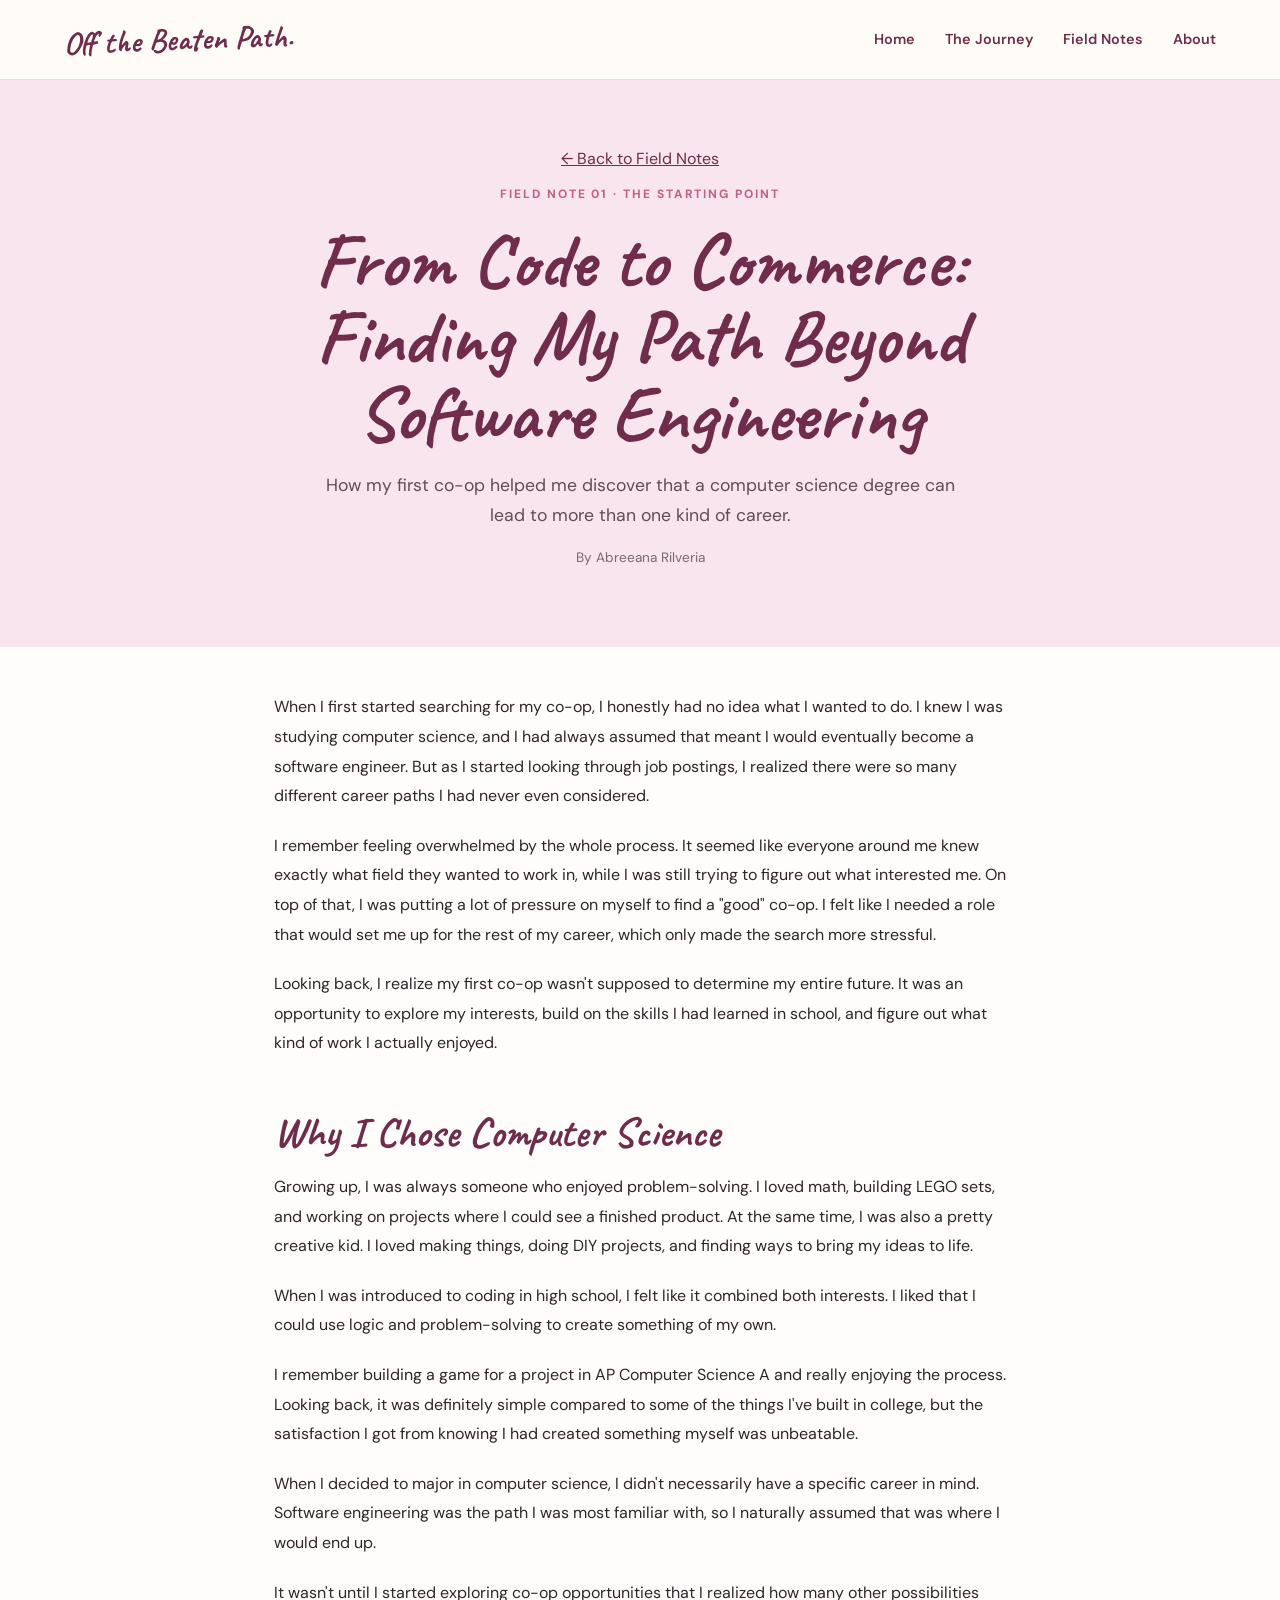
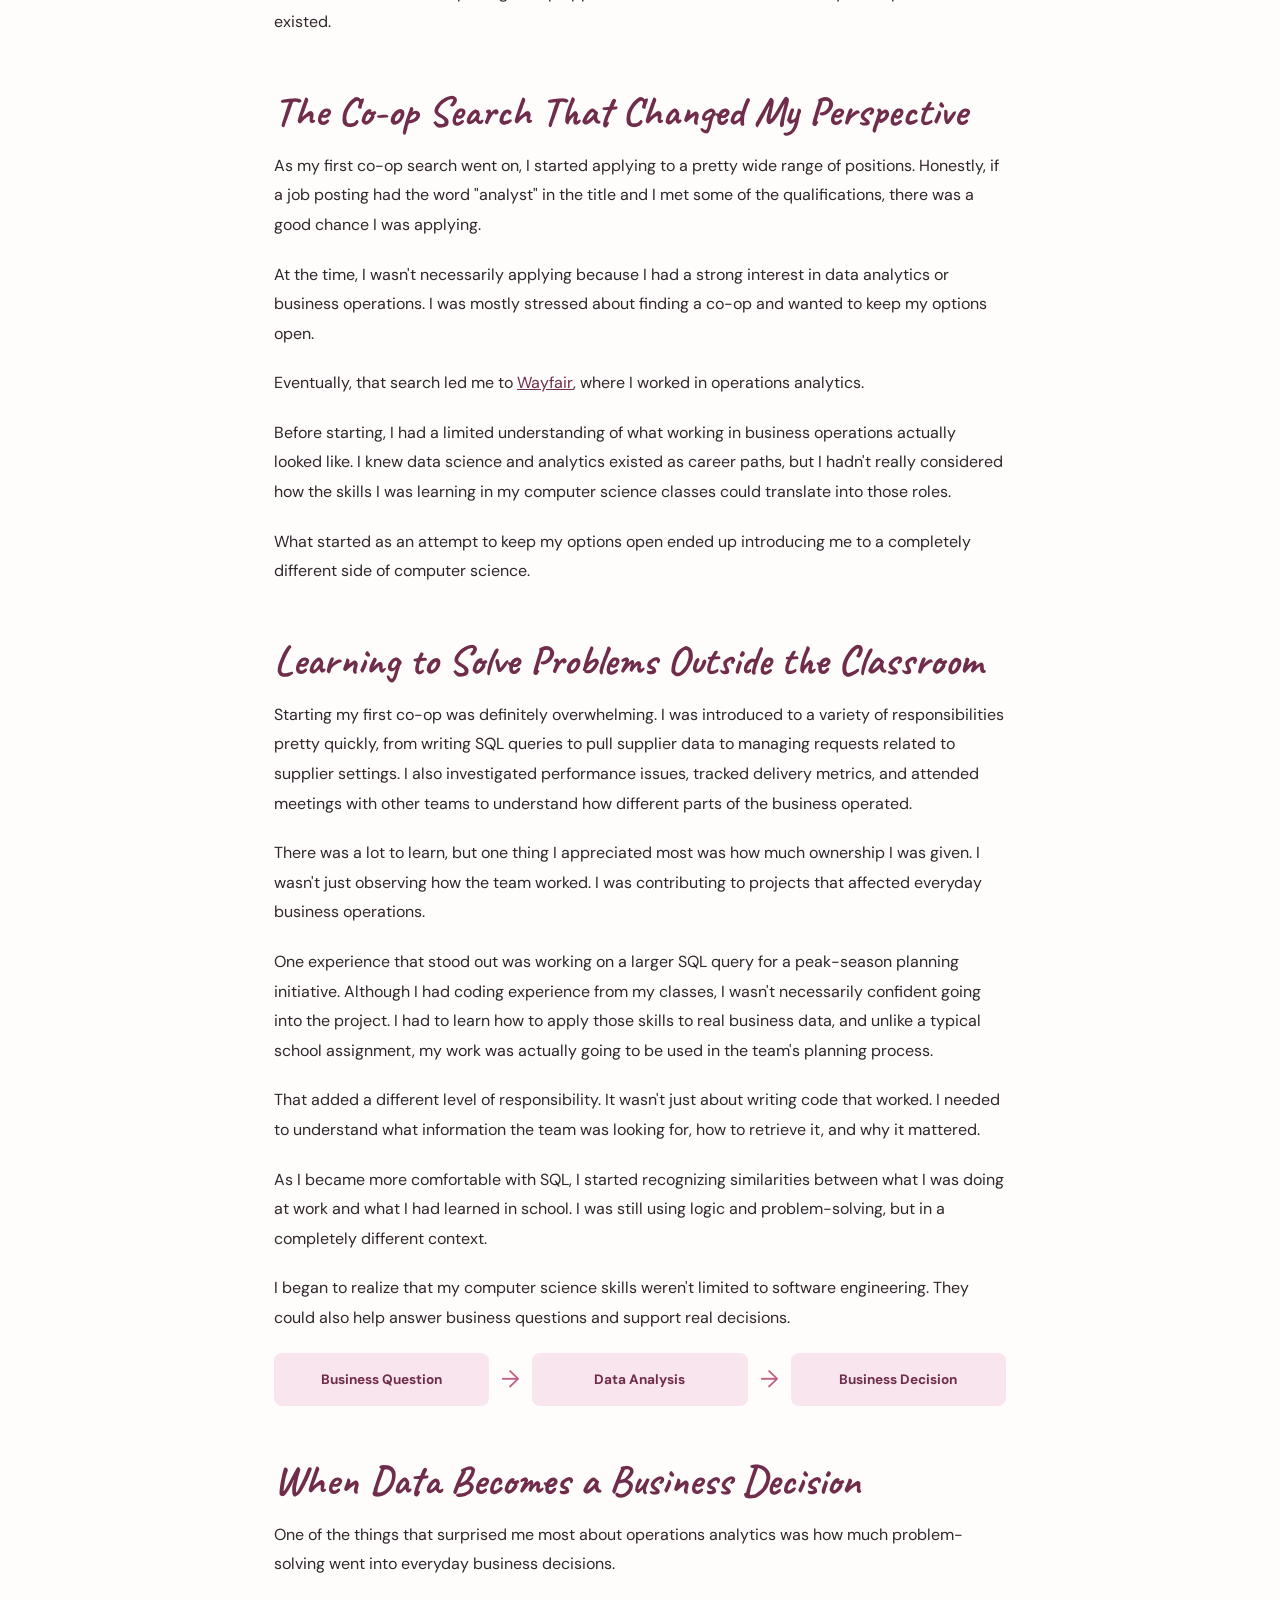
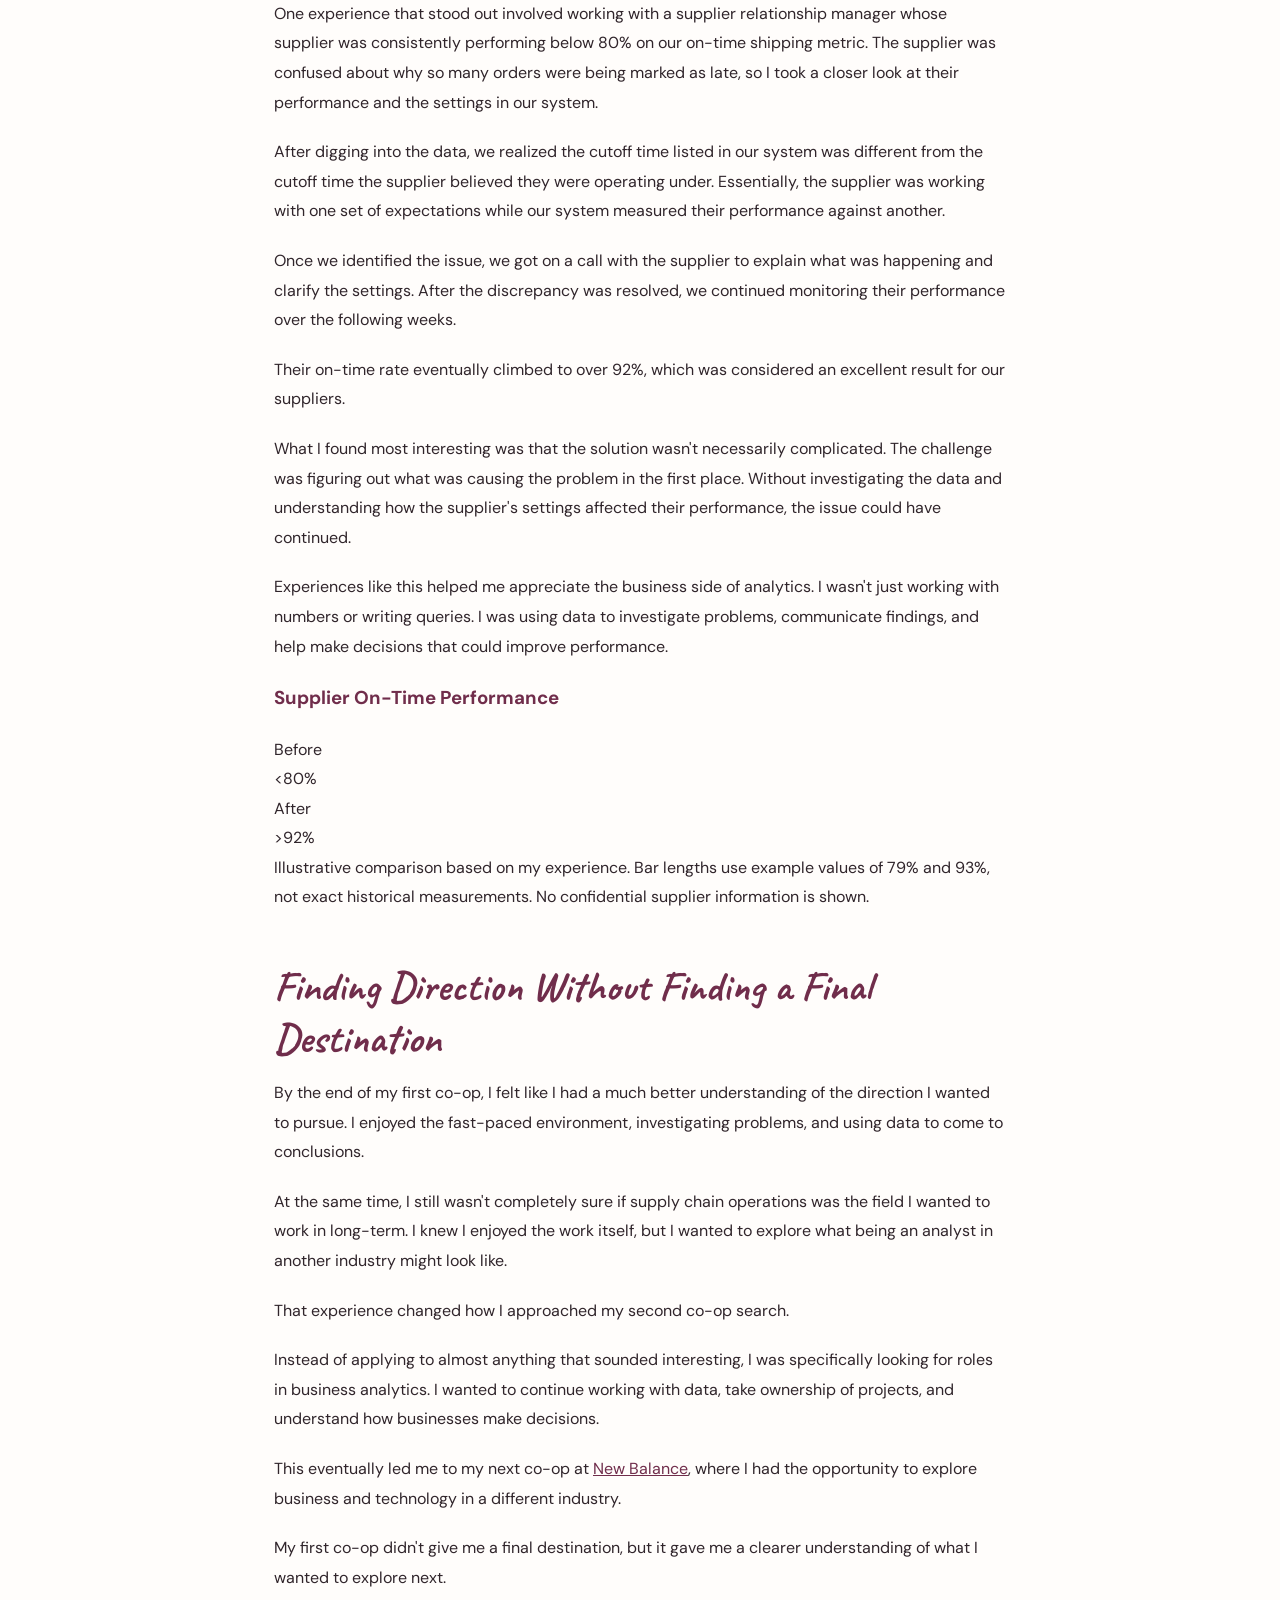
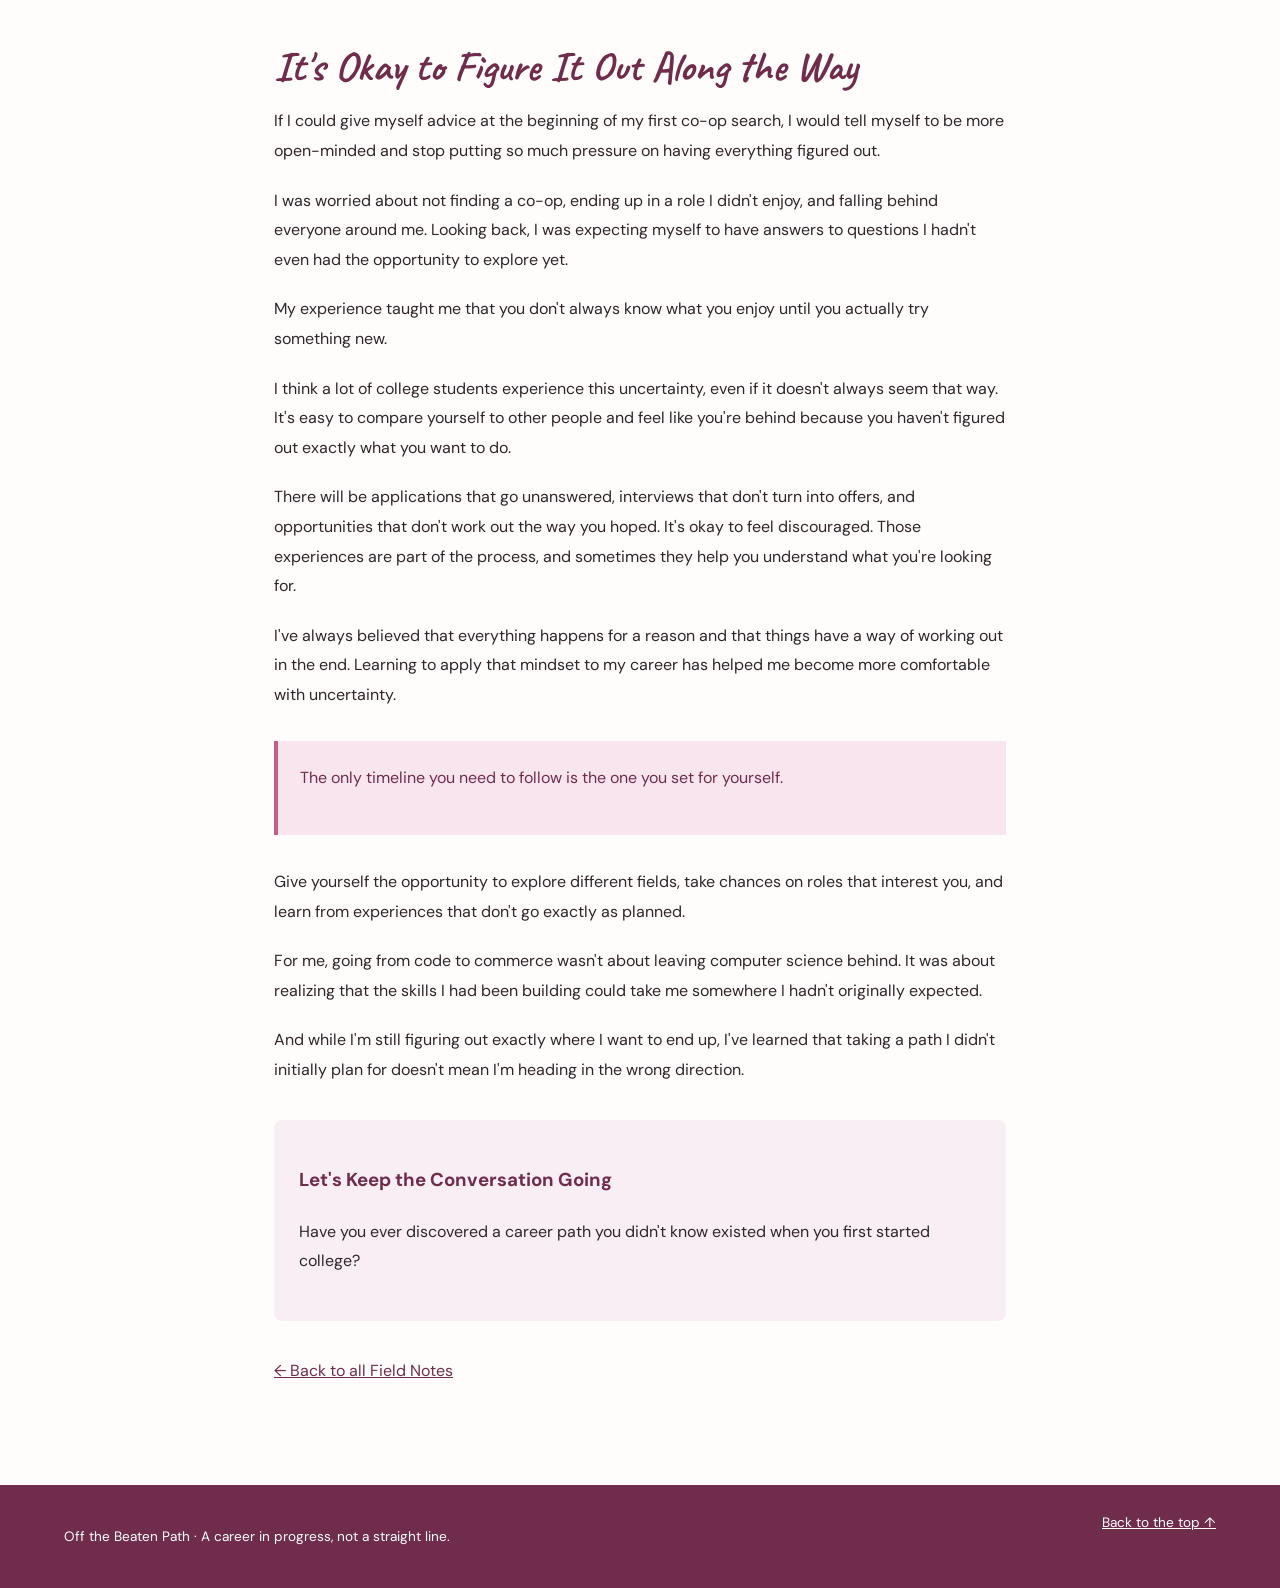
<file: articles/from-code-to-commerce.html>
<!DOCTYPE html>
<html lang="en">
<head>
    <meta charset="UTF-8">
    <meta name="viewport" content="width=device-width, initial-scale=1.0">

    <title>From Code to Commerce | Off the Beaten Path</title>

    <meta name="description"
          content="How my first co-op helped me discover that a computer science degree can lead to more than one kind of career.">

    <link rel="stylesheet" href="../style.css">
</head>

<body>

    <header class="site-header">
        <a class="logo" href="../index.html">
            Off the Beaten Path<span>.</span>
        </a>

        <nav aria-label="Main navigation">
            <a href="../index.html#home">Home</a>
            <a href="../index.html#journey">The Journey</a>
            <a href="../index.html#articles">Field Notes</a>
            <a href="../index.html#about">About</a>
        </nav>
    </header>

    <main>

        <!-- ARTICLE HEADER -->

        <section class="article-hero">
            <a class="back-link" href="../index.html#articles">
                &larr; Back to Field Notes
            </a>

            <p class="eyebrow">
                FIELD NOTE 01 · THE STARTING POINT
            </p>

            <h1>
                From Code to Commerce: Finding My Path
                Beyond Software Engineering
            </h1>

            <p class="article-subtitle">
                How my first co-op helped me discover that
                a computer science degree can lead to more
                than one kind of career.
            </p>

            <p class="article-meta">
                By Abreeana Rilveria
            </p>
        </section>

        <!-- ARTICLE BODY -->

        <article class="article-content">

            <p>
                When I first started searching for my co-op,
                I honestly had no idea what I wanted to do.
                I knew I was studying computer science, and
                I had always assumed that meant I would
                eventually become a software engineer.
                But as I started looking through job postings,
                I realized there were so many different career
                paths I had never even considered.
            </p>

            <p>
                I remember feeling overwhelmed by the whole
                process. It seemed like everyone around me knew
                exactly what field they wanted to work in,
                while I was still trying to figure out what
                interested me. On top of that, I was putting
                a lot of pressure on myself to find a "good"
                co-op. I felt like I needed a role that would
                set me up for the rest of my career, which
                only made the search more stressful.
            </p>

            <p>
                Looking back, I realize my first co-op wasn't
                supposed to determine my entire future.
                It was an opportunity to explore my interests,
                build on the skills I had learned in school,
                and figure out what kind of work I actually
                enjoyed.
            </p>

            <!-- SECTION 1 -->

            <h2>Why I Chose Computer Science</h2>

            <p>
                Growing up, I was always someone who enjoyed
                problem-solving. I loved math, building LEGO
                sets, and working on projects where I could
                see a finished product. At the same time,
                I was also a pretty creative kid. I loved
                making things, doing DIY projects, and finding
                ways to bring my ideas to life.
            </p>

            <p>
                When I was introduced to coding in high school,
                I felt like it combined both interests. I liked
                that I could use logic and problem-solving to
                create something of my own.
            </p>

            <p>
                I remember building a game for a project in
                AP Computer Science A and really enjoying the
                process. Looking back, it was definitely simple
                compared to some of the things I've built in
                college, but the satisfaction I got from knowing
                I had created something myself was unbeatable.
            </p>

            <p>
                When I decided to major in computer science,
                I didn't necessarily have a specific career
                in mind. Software engineering was the path
                I was most familiar with, so I naturally
                assumed that was where I would end up.
            </p>

            <p>
                It wasn't until I started exploring co-op
                opportunities that I realized how many
                other possibilities existed.
            </p>



            <!-- SECTION 2 -->

            <h2>The Co-op Search That Changed My Perspective</h2>

            <p>
                As my first co-op search went on, I started
                applying to a pretty wide range of positions.
                Honestly, if a job posting had the word
                "analyst" in the title and I met some of the
                qualifications, there was a good chance
                I was applying.
            </p>

            <p>
                At the time, I wasn't necessarily applying
                because I had a strong interest in data
                analytics or business operations. I was
                mostly stressed about finding a co-op and
                wanted to keep my options open.
            </p>

            <p>
                Eventually, that search led me to
                <a href="https://www.wayfair.com/"
                   target="_blank"
                   rel="noopener noreferrer">Wayfair</a>,
                where I worked in operations analytics.
            </p>

            <p>
                Before starting, I had a limited understanding
                of what working in business operations actually
                looked like. I knew data science and analytics
                existed as career paths, but I hadn't really
                considered how the skills I was learning in
                my computer science classes could translate
                into those roles.
            </p>

            <p>
                What started as an attempt to keep my options
                open ended up introducing me to a completely
                different side of computer science.
            </p>

            <!-- SECTION 3 -->

            <h2>Learning to Solve Problems Outside the Classroom</h2>

            <p>
                Starting my first co-op was definitely
                overwhelming. I was introduced to a variety
                of responsibilities pretty quickly, from
                writing SQL queries to pull supplier data
                to managing requests related to supplier
                settings. I also investigated performance
                issues, tracked delivery metrics, and attended
                meetings with other teams to understand how
                different parts of the business operated.
            </p>

            <p>
                There was a lot to learn, but one thing
                I appreciated most was how much ownership
                I was given. I wasn't just observing how
                the team worked. I was contributing to
                projects that affected everyday business
                operations.
            </p>

            <p>
                One experience that stood out was working
                on a larger SQL query for a peak-season
                planning initiative. Although I had coding
                experience from my classes, I wasn't
                necessarily confident going into the project.
                I had to learn how to apply those skills
                to real business data, and unlike a typical
                school assignment, my work was actually going
                to be used in the team's planning process.
            </p>

            <p>
                That added a different level of responsibility.
                It wasn't just about writing code that worked.
                I needed to understand what information the
                team was looking for, how to retrieve it,
                and why it mattered.
            </p>

            <p>
                As I became more comfortable with SQL,
                I started recognizing similarities between
                what I was doing at work and what I had
                learned in school. I was still using logic
                and problem-solving, but in a completely
                different context.
            </p>

            <p>
                I began to realize that my computer science
                skills weren't limited to software engineering.
                They could also help answer business questions
                and support real decisions.
            </p>

            <div class="process-diagram"
                 role="img"
                 aria-label="Business question leads to data analysis, which leads to a business decision">

                <div class="process-step">
                    Business Question
                </div>

                <span class="process-arrow" aria-hidden="true">
                    &rarr;
                </span>

                <div class="process-step">
                    Data Analysis
                </div>

                <span class="process-arrow" aria-hidden="true">
                    &rarr;
                </span>

                <div class="process-step">
                    Business Decision
                </div>
            </div>

            <!-- SECTION 4 -->

            <h2>When Data Becomes a Business Decision</h2>

            <p>
                One of the things that surprised me most
                about operations analytics was how much
                problem-solving went into everyday
                business decisions.
            </p>

            <p>
                One experience that stood out involved
                working with a supplier relationship manager
                whose supplier was consistently performing
                below 80% on our on-time shipping metric.
                The supplier was confused about why so many
                orders were being marked as late, so I took
                a closer look at their performance and
                the settings in our system.
            </p>

            <p>
                After digging into the data, we realized
                the cutoff time listed in our system was
                different from the cutoff time the supplier
                believed they were operating under.
                Essentially, the supplier was working with
                one set of expectations while our system
                measured their performance against another.
            </p>

            <p>
                Once we identified the issue, we got on
                a call with the supplier to explain what
                was happening and clarify the settings.
                After the discrepancy was resolved, we
                continued monitoring their performance
                over the following weeks.
            </p>

            <p>
                Their on-time rate eventually climbed
                to over 92%, which was considered an
                excellent result for our suppliers.
            </p>

            <p>
                What I found most interesting was that
                the solution wasn't necessarily complicated.
                The challenge was figuring out what was
                causing the problem in the first place.
                Without investigating the data and
                understanding how the supplier's settings
                affected their performance, the issue
                could have continued.
            </p>

            <p>
                Experiences like this helped me appreciate
                the business side of analytics. I wasn't
                just working with numbers or writing queries.
                I was using data to investigate problems,
                communicate findings, and help make decisions
                that could improve performance.
            </p>

            <!-- PERFORMANCE CHART -->

            <div class="performance-chart"
                 role="img"
                 aria-label="Illustrative comparison: supplier on-time performance was below 80 percent before correction and above 92 percent afterward">

                <h3>Supplier On-Time Performance</h3>

                <div class="chart-row">
                    <span class="chart-label">Before</span>

                    <div class="chart-track">
                        <div class="chart-bar before"></div>
                    </div>

                    <span class="chart-value">&lt;80%</span>
                </div>

                <div class="chart-row">
                    <span class="chart-label">After</span>

                    <div class="chart-track">
                        <div class="chart-bar after"></div>
                    </div>

                    <span class="chart-value">&gt;92%</span>
                </div>

                <p class="chart-note">
                    Illustrative comparison based on my experience.
                    Bar lengths use example values of 79% and 93%,
                    not exact historical measurements.
                    No confidential supplier information is shown.
                </p>
            </div>

            <!-- SECTION 5 -->

            <h2>Finding Direction Without Finding a Final Destination</h2>

            <p>
                By the end of my first co-op, I felt like
                I had a much better understanding of the
                direction I wanted to pursue. I enjoyed
                the fast-paced environment, investigating
                problems, and using data to come to conclusions.
            </p>

            <p>
                At the same time, I still wasn't completely
                sure if supply chain operations was the
                field I wanted to work in long-term.
                I knew I enjoyed the work itself, but
                I wanted to explore what being an analyst
                in another industry might look like.
            </p>

            <p>
                That experience changed how I approached
                my second co-op search.
            </p>

            <p>
                Instead of applying to almost anything
                that sounded interesting, I was specifically
                looking for roles in business analytics.
                I wanted to continue working with data,
                take ownership of projects, and understand
                how businesses make decisions.
            </p>

            <p>
                This eventually led me to my next co-op at
                <a href="https://www.newbalance.com/"
                   target="_blank"
                   rel="noopener noreferrer">New Balance</a>,
                where I had the opportunity to explore
                business and technology in a different industry.
            </p>

            <p>
                My first co-op didn't give me a final
                destination, but it gave me a clearer
                understanding of what I wanted to explore next.
            </p>

            <!-- SECTION 6 -->

            <h2>It's Okay to Figure It Out Along the Way</h2>

            <p>
                If I could give myself advice at the beginning
                of my first co-op search, I would tell myself
                to be more open-minded and stop putting so much
                pressure on having everything figured out.
            </p>

            <p>
                I was worried about not finding a co-op,
                ending up in a role I didn't enjoy, and
                falling behind everyone around me.
                Looking back, I was expecting myself to
                have answers to questions I hadn't even
                had the opportunity to explore yet.
            </p>

            <p>
                My experience taught me that you don't
                always know what you enjoy until you
                actually try something new.
            </p>

            <p>
                I think a lot of college students experience
                this uncertainty, even if it doesn't always
                seem that way. It's easy to compare yourself
                to other people and feel like you're behind
                because you haven't figured out exactly
                what you want to do.
            </p>

            <p>
                There will be applications that go unanswered,
                interviews that don't turn into offers,
                and opportunities that don't work out the
                way you hoped. It's okay to feel discouraged.
                Those experiences are part of the process,
                and sometimes they help you understand
                what you're looking for.
            </p>

            <p>
                I've always believed that everything happens
                for a reason and that things have a way
                of working out in the end. Learning to apply
                that mindset to my career has helped me
                become more comfortable with uncertainty.
            </p>

            <div class="article-takeaway">
                <p>
                    The only timeline you need to follow
                    is the one you set for yourself.
                </p>
            </div>

            <p>
                Give yourself the opportunity to explore
                different fields, take chances on roles
                that interest you, and learn from experiences
                that don't go exactly as planned.
            </p>

            <p>
                For me, going from code to commerce wasn't
                about leaving computer science behind.
                It was about realizing that the skills
                I had been building could take me somewhere
                I hadn't originally expected.
            </p>

            <p>
                And while I'm still figuring out exactly
                where I want to end up, I've learned
                that taking a path I didn't initially
                plan for doesn't mean I'm heading
                in the wrong direction.
            </p>

            <!-- READER ENGAGEMENT -->

            <aside class="reader-question">
                <h3>Let's Keep the Conversation Going</h3>

                <p>
                    Have you ever discovered a career path
                    you didn't know existed when you first
                    started college?
                </p>
            </aside>

            <p>
                <a href="../index.html#articles">
                    &larr; Back to all Field Notes
                </a>
            </p>

        </article>
    </main>

    <footer>
        <p>
            Off the Beaten Path · A career in progress,
            not a straight line.
        </p>

        <a href="../index.html#home">
            Back to the top &uarr;
        </a>
    </footer>

</body>
</html>
</file>
<file: articles/article1.css>
:root{--burgundy:#622c40;--deep:#3f2731;--pink:#f8e9ed;--pink-dark:#e9cbd4;--paper:#fffdfd;--muted:#796c72;--line:#ebdce1}*{box-sizing:border-box}html{scroll-behavior:smooth}body{margin:0;background:var(--paper);color:var(--deep);font-family:Arial,Helvetica,sans-serif;line-height:1.8}.reading-progress{position:fixed;top:0;left:0;height:4px;background:var(--burgundy);width:0;z-index:20}.site-header{display:flex;align-items:center;justify-content:space-between;gap:24px;padding:20px max(24px,calc((100vw - 1100px)/2));border-bottom:1px solid var(--line);background:#fff}.brand{color:var(--burgundy);font-weight:800;font-size:18px;line-height:1.35;text-decoration:none}.brand span{display:block;font-size:11px;letter-spacing:.03em;font-weight:400;color:var(--muted)}.site-header nav{display:flex;gap:22px}.site-header nav a{color:var(--deep);text-decoration:none;font-size:13px;font-weight:700}.site-header a:hover,.back-link:hover{text-decoration:underline}.article-container{max-width:780px;margin:0 auto;padding:40px 24px 80px}.back-link{color:var(--burgundy);text-decoration:none;font-size:13px;font-weight:700}.article-hero{margin:32px 0 50px;padding:46px 44px;background:var(--pink);border-radius:24px}.eyebrow{font-size:11px;font-weight:800;letter-spacing:.18em;color:var(--burgundy);text-transform:uppercase}.article-hero h1{font-size:clamp(40px,7vw,66px);line-height:1.07;letter-spacing:-.055em;margin:18px 0 14px;color:var(--burgundy)}.article-hero h1 em{font-style:normal;color:#b77c91}.subtitle{font-size:22px;font-weight:700;margin:0 0 14px;line-height:1.35}.dek{font-size:16px;color:#63545b;max-width:550px;line-height:1.65}.article-meta{display:flex;gap:10px;font-size:12px;color:var(--muted);margin-top:24px}.article-body{font-size:16px}.article-body p{margin:0 0 20px}.article-body .lead::first-letter{font-size:48px;float:left;line-height:.9;padding-right:7px;color:var(--burgundy);font-weight:800}.article-body h2{color:var(--burgundy);font-size:27px;line-height:1.25;letter-spacing:-.025em;margin:52px 0 18px}.article-body figure{margin:34px 0 38px}.media-placeholder,.process-figure,.metric-figure{border:1px solid var(--line);border-radius:18px;background:#fffafb;padding:26px}.placeholder-art{min-height:160px;display:grid;place-items:center;background:linear-gradient(135deg,#f6dce5,#fff8fa);border:2px dashed #e2bdcb;border-radius:12px;color:var(--burgundy);font-size:38px;font-weight:700}.article-body figcaption{font-size:12px;line-height:1.5;color:var(--muted);margin-top:14px}.process-flow{display:flex;align-items:center;justify-content:center;gap:12px;flex-wrap:wrap}.process-flow span{background:var(--pink);padding:12px 15px;border-radius:10px;color:var(--burgundy);font-size:13px;font-weight:700}.process-flow b{color:#b77c91}.figure-title{font-size:16px;font-weight:800;color:var(--burgundy);line-height:1.35}.metric-grid{display:grid;grid-template-columns:1fr 1fr;gap:24px;margin-top:22px}.metric-label{display:block;font-size:12px;color:var(--muted)}.metric-value{display:block;color:var(--burgundy);font-size:36px;line-height:1.5}.bar-track{height:12px;background:#f0e1e6;border-radius:10px;overflow:hidden}.bar{height:100%;border-radius:10px}.bar-before{width:79%;background:#c795a6}.bar-after{width:92%;background:var(--burgundy)}.article-body blockquote{margin:34px 0;padding:18px 26px;border-left:4px solid var(--burgundy);background:var(--pink);font-size:24px;font-weight:800;line-height:1.4;color:var(--burgundy)}.reader-question{margin-top:55px;padding:32px 36px;background:var(--pink);border-radius:20px}.reader-question h2{font-size:27px;line-height:1.2;color:var(--burgundy);margin:8px 0}.reader-question p{margin:12px 0}.reader-question .question-note{font-size:13px;color:var(--muted)}.article-footer{padding-top:34px}.site-footer{border-top:1px solid var(--line);padding:24px;text-align:center;font-size:12px;color:var(--muted)}.site-footer span{padding:0 8px}@media(max-width:600px){.site-header{padding:18px 20px}.site-header nav{gap:12px}.site-header nav a{font-size:12px}.brand{font-size:15px}.brand span{font-size:9px}.article-container{padding:26px 18px 55px}.article-hero{padding:34px 24px;margin:24px 0 36px}.subtitle{font-size:19px}.article-body{font-size:15px}.article-body h2{font-size:24px}.metric-grid{gap:12px}.metric-value{font-size:30px}.reader-question{padding:26px}.process-flow{gap:7px}.process-flow span{padding:9px;font-size:11px}}
</file>
<file: style.css>
@import url('https://fonts.googleapis.com/css2?family=Caveat:wght@500;600;700&family=DM+Sans:wght@400;500;600;700&display=swap');

:root {
  --pink: #F8E5ED;
  --rose: #C15F85;
  --burgundy: #702D4B;
  --background: #FFFDFB;
  --text: #30252B;
  --muted: #766A70;
  --paper: #FFFCF8;
}

* { box-sizing: border-box; }

html { scroll-behavior: smooth; }

body {
  margin: 0;
  color: var(--text);
  background: var(--background);
  font-family: 'DM Sans', Arial, sans-serif;
  line-height: 1.7;
}

a { color: var(--burgundy); }

h1, h2, h3, p { overflow-wrap: break-word; }

.site-header {
  display: flex;
  justify-content: space-between;
  align-items: center;
  gap: 24px;
  padding: 19px max(5%, calc((100% - 1250px) / 2));
  border-bottom: 1px solid #eadde0;
  background: var(--paper);
}

.logo {
  font: 700 2rem 'Caveat', cursive;
  color: var(--burgundy);
  text-decoration: none;
  transform: rotate(-2deg);
}

.site-header nav {
  display: flex;
  gap: 30px;
  flex-wrap: wrap;
}

.site-header nav a {
  text-decoration: none;
  font-size: .9rem;
  font-weight: 600;
}

.site-header nav a:hover { color: var(--rose); }

.eyebrow {
  font-size: .75rem;
  font-weight: 700;
  letter-spacing: .16em;
  color: var(--rose);
}

.journal-hero {
  max-width: 1250px;
  min-height: 510px;
  margin: auto;
  padding: 75px 5% 40px;
  display: grid;
  grid-template-columns: 1fr 1fr;
  gap: 50px;
  align-items: center;
}

.hero-copy h1 {
  font: 700 clamp(4.3rem, 8vw, 7.4rem)/.88 'Caveat', cursive;
  color: var(--burgundy);
  margin: 24px 0 28px;
  transform: rotate(-3deg);
}

.hero-copy h1 span { color: var(--rose); }

.hero-intro {
  font-size: 1.12rem;
  max-width: 440px;
}

.scribble-note, .handwritten {
  font: 600 1.7rem 'Caveat', cursive;
  color: var(--rose);
}

.hero-photo {
  position: relative;
  min-height: 360px;
  display: flex;
  justify-content: center;
  align-items: center;
}

.map-paper {
  position: absolute;
  width: 75%;
  height: 85%;
  background:
    repeating-linear-gradient(32deg, transparent 0 35px, #c9ad9b55 36px 37px),
    repeating-linear-gradient(115deg, transparent 0 55px, #b6a2a055 56px 57px),
    #e9d9c9;
  transform: rotate(-8deg) translate(-20px, -10px);
  box-shadow: 0 8px 18px #43252b1a;
}

.polaroid {
  background: white;
  padding: 14px 14px 8px;
  box-shadow: 0 12px 25px #3d1e2a30;
  position: relative;
}

.hero-polaroid {
  width: min(310px, 85%);
  transform: rotate(7deg);
}

.photo-placeholder {
  aspect-ratio: 4/4.5;
  background: linear-gradient(160deg, #e8b5bb, #eec7aa 48%, #8e7892);
  display: flex;
  flex-direction: column;
  justify-content: center;
  align-items: center;
  color: #fff;
  text-align: center;
  padding: 20px;
}

.photo-placeholder span { font-size: 4rem; }

.polaroid figcaption {
  text-align: center;
  font: 600 1.7rem 'Caveat', cursive;
  color: var(--burgundy);
}

.tape {
  position: absolute;
  top: -14px;
  left: 50%;
  transform: translateX(-50%) rotate(-4deg);
  width: 105px;
  height: 28px;
  background: #d98ca5ba;
  clip-path: polygon(2% 0, 100% 4%, 96% 100%, 0 95%);
  z-index: 2;
}

.hero-tape { top: 0; left: 55%; }

.journey {
  max-width: 1250px;
  margin: 20px auto 50px;
  padding: 0 5%;
  text-align: center;
}

.journey h2, .closing-note h2 {
  font: 700 3.3rem 'Caveat', cursive;
  color: var(--burgundy);
  margin: 0;
}

.route {
  position: relative;
  height: 260px;
  margin-top: 15px;
}

.route-line {
  position: absolute;
  inset: 50px 0 auto;
  width: 100%;
  height: 140px;
}

.route-stop {
  position: absolute;
  z-index: 1;
  display: flex;
  flex-direction: column;
  align-items: center;
  gap: 10px;
  width: 210px;
  text-align: center;
  text-decoration: none;
}

.stop-one { left: 5%; top: 42px; }
.stop-two { left: calc(50% - 105px); top: 100px; }
.stop-three { right: 5%; top: 48px; }

.map-pin {
  display: grid;
  place-items: center;
  width: 56px;
  height: 56px;
  border-radius: 50% 50% 50% 4%;
  transform: rotate(-45deg);
  background: linear-gradient(135deg, #d48da5, var(--burgundy));
  box-shadow: 0 5px 12px #702d4b30;
  color: white;
  font-size: .95rem;
  font-weight: 700;
}

.route-stop .map-pin {
  /* Rotate the number back without rotating the pin. */
  font-size: 0;
}

.map-pin::after {
  content: attr(data-number);
  font-size: .95rem;
  transform: rotate(45deg);
}

.route-stop:nth-of-type(2) .map-pin::after { content: "02"; }
.route-stop:nth-of-type(3) .map-pin::after { content: "03"; }
.route-stop:nth-of-type(4) .map-pin::after { content: "01"; }

.route-stop strong {
  font: 700 1.65rem/1.05 'Caveat', cursive;
  color: var(--burgundy);
}

.route-stop:hover strong { text-decoration: underline; }

.field-notes {
  max-width: 1250px;
  margin: auto;
  padding: 35px 5% 80px;
}

.section-heading { margin-bottom: 35px; }

.pink-tape-label {
  display: inline-block;
  padding: 0 20px;
  background: #e9b0c1;
  color: var(--burgundy);
  font: 700 2.7rem 'Caveat', cursive;
  transform: rotate(-2deg);
}

.section-heading p { margin: 18px 0 0; }

.post-grid {
  display: grid;
  grid-template-columns: repeat(3, minmax(0, 1fr));
  gap: 28px;
  align-items: start;
}

.post-polaroid {
  position: relative;
  padding: 13px 13px 25px;
  background: #fff;
  box-shadow: 0 5px 20px #43252b1b;
  border: 1px solid #eee4df;
  transition: transform .2s;
}

.post-polaroid:nth-child(1) { transform: rotate(-2deg); }
.post-polaroid:nth-child(2) { transform: rotate(1.5deg); }
.post-polaroid:nth-child(3) { transform: rotate(-1deg); }
.post-polaroid:hover { transform: rotate(0deg) translateY(-5px); }

.post-photo {
  aspect-ratio: 4/3;
  display: flex;
  align-items: flex-end;
  padding: 15px;
  background-size: cover;
  background-position: center;
}

.photo-one { background: linear-gradient(135deg, #b5a0ad, #6e4e64); }
.photo-two { background: linear-gradient(135deg, #e2b2b7, #a26d83); }
.photo-three { background: linear-gradient(135deg, #d5b8a5, #7d6279); }

.post-photo span {
  color: white;
  background: #542638b8;
  padding: 4px 9px;
  font-size: .68rem;
  letter-spacing: .1em;
}

.post-polaroid h3 {
  color: var(--burgundy);
  font: 700 1.8rem/1.1 'Caveat', cursive;
  margin: 22px 4px 9px;
}

.post-polaroid p {
  margin: 0 4px 14px;
  font-size: .88rem;
}

.post-polaroid a {
  margin: 0 4px;
  font-size: .85rem;
  font-weight: 700;
  text-decoration: none;
}

.about-journal {
  max-width: 1100px;
  margin: 30px auto 80px;
  padding: 55px 6%;
  display: grid;
  grid-template-columns: 1.3fr 1fr;
  gap: 60px;
  background: #fff5f6;
  box-shadow: 0 8px 25px #702d4b0d;
}

.about-copy h2 {
  color: var(--burgundy);
  font: 700 4rem 'Caveat', cursive;
  margin: 0;
}

.about-decoration {
  display: flex;
  align-items: center;
  justify-content: center;
  position: relative;
}

.sun-doodle {
  position: absolute;
  top: 0;
  right: 0;
  font-size: 4rem;
  color: var(--rose);
}

.postcard {
  display: flex;
  flex-direction: column;
  gap: 20px;
  padding: 35px 25px;
  width: 100%;
  min-height: 260px;
  border: 1px solid #d6aab7;
  background: #fffdfa;
  transform: rotate(5deg);
  box-shadow: 5px 8px 15px #702d4b1b;
}

.postcard span {
  letter-spacing: .14em;
  font-size: .65rem;
}

.postcard strong {
  font: 700 2.8rem/1.1 'Caveat', cursive;
  color: var(--burgundy);
}

.postcard small { color: var(--muted); }

.closing-note {
  text-align: center;
  padding: 55px 20px 80px;
  background: linear-gradient(180deg, #fffdfb, #f5dbe3);
}

.mountains {
  color: var(--rose);
  font-size: 2rem;
}

.site-footer, footer {
  display: flex;
  justify-content: space-between;
  flex-wrap: wrap;
  gap: 20px;
  background: var(--burgundy);
  color: white;
  padding: 26px 5%;
  font-size: .85rem;
}

.site-footer a, footer a { color: white; }

/* EXISTING ARTICLE PAGES */

.article-hero {
  padding: 65px 24px;
  text-align: center;
  background: var(--pink);
}

.article-hero h1 {
  color: var(--burgundy);
  font: 700 clamp(3rem, 6vw, 5rem)/1 'Caveat', cursive;
  margin: 18px auto;
  max-width: 850px;
}

.article-subtitle {
  max-width: 650px;
  margin: 15px auto;
  color: #624c58;
  font-size: 1.1rem;
}

.article-meta { font-size: .85rem; color: var(--muted); }

.article-content {
  max-width: 780px;
  margin: auto;
  padding: 45px 24px 80px;
  font-size: 1rem;
  line-height: 1.85;
}

.article-content h2 {
  color: var(--burgundy);
  font: 700 2.6rem 'Caveat', cursive;
  margin: 48px 0 14px;
}

.article-content h3 { color: var(--burgundy); }

.article-content p { margin: 0 0 20px; }

.article-media {
  margin: 35px 0;
  padding: 22px;
  background: white;
  border: 1px solid #edd8e2;
  border-radius: 8px;
}

.article-media figcaption {
  font-size: .85rem;
  color: var(--muted);
  margin-top: 15px;
}

.article-takeaway {
  margin: 32px 0;
  padding: 22px;
  border-left: 4px solid var(--rose);
  background: var(--pink);
  color: var(--burgundy);
}

.reader-question {
  padding: 25px;
  margin: 35px 0;
  background: #f9eef3;
  border-radius: 8px;
}

.process-diagram {
  display: flex;
  align-items: center;
  justify-content: space-between;
  gap: 12px;
}

.process-step {
  flex: 1;
  padding: 14px;
  background: var(--pink);
  color: var(--burgundy);
  text-align: center;
  font-weight: 700;
  font-size: .85rem;
  border-radius: 8px;
}

.process-arrow {
  color: var(--rose);
  font-size: 1.5rem;
}

.project-image {
  width: 75%;
  max-width: 450px;
  height: auto;
  display: block;
  margin: 0 auto;
  border-radius: 8px;
}

.project-link {
  display: inline-block;
  padding: 11px 20px;
  background: var(--burgundy);
  color: white;
  border-radius: 25px;
  text-decoration: none;
}

@media (max-width: 760px) {
  .site-header { flex-direction: column; gap: 8px; }
  .site-header nav { justify-content: center; gap: 18px; }

  .journal-hero {
    grid-template-columns: 1fr;
    padding-top: 45px;
    gap: 10px;
  }

  .hero-photo { min-height: 320px; }
  .hero-copy h1 { font-size: 5rem; }

  .route {
    height: auto;
    display: flex;
    flex-direction: column;
    align-items: center;
    gap: 30px;
    margin: 35px 0;
  }

  .route-line { display: none; }
  .route-stop { position: static; width: 100%; }

  .post-grid { grid-template-columns: 1fr; gap: 35px; }
  .post-polaroid { max-width: 450px; width: 100%; margin: auto; }

  .about-journal { grid-template-columns: 1fr; gap: 25px; }
  .about-decoration { min-height: 260px; }

  .process-diagram { flex-direction: column; }
  .process-arrow { transform: rotate(90deg); }

  .project-image { width: 100%; }
}

@media (prefers-reduced-motion: reduce) {
  html { scroll-behavior: auto; }
  .post-polaroid { transition: none; }
}


.hero-image {
    width: 100%;
    aspect-ratio: 4 / 4.5;
    object-fit: cover;
    object-position: center;
    display: block;
}
</file>
